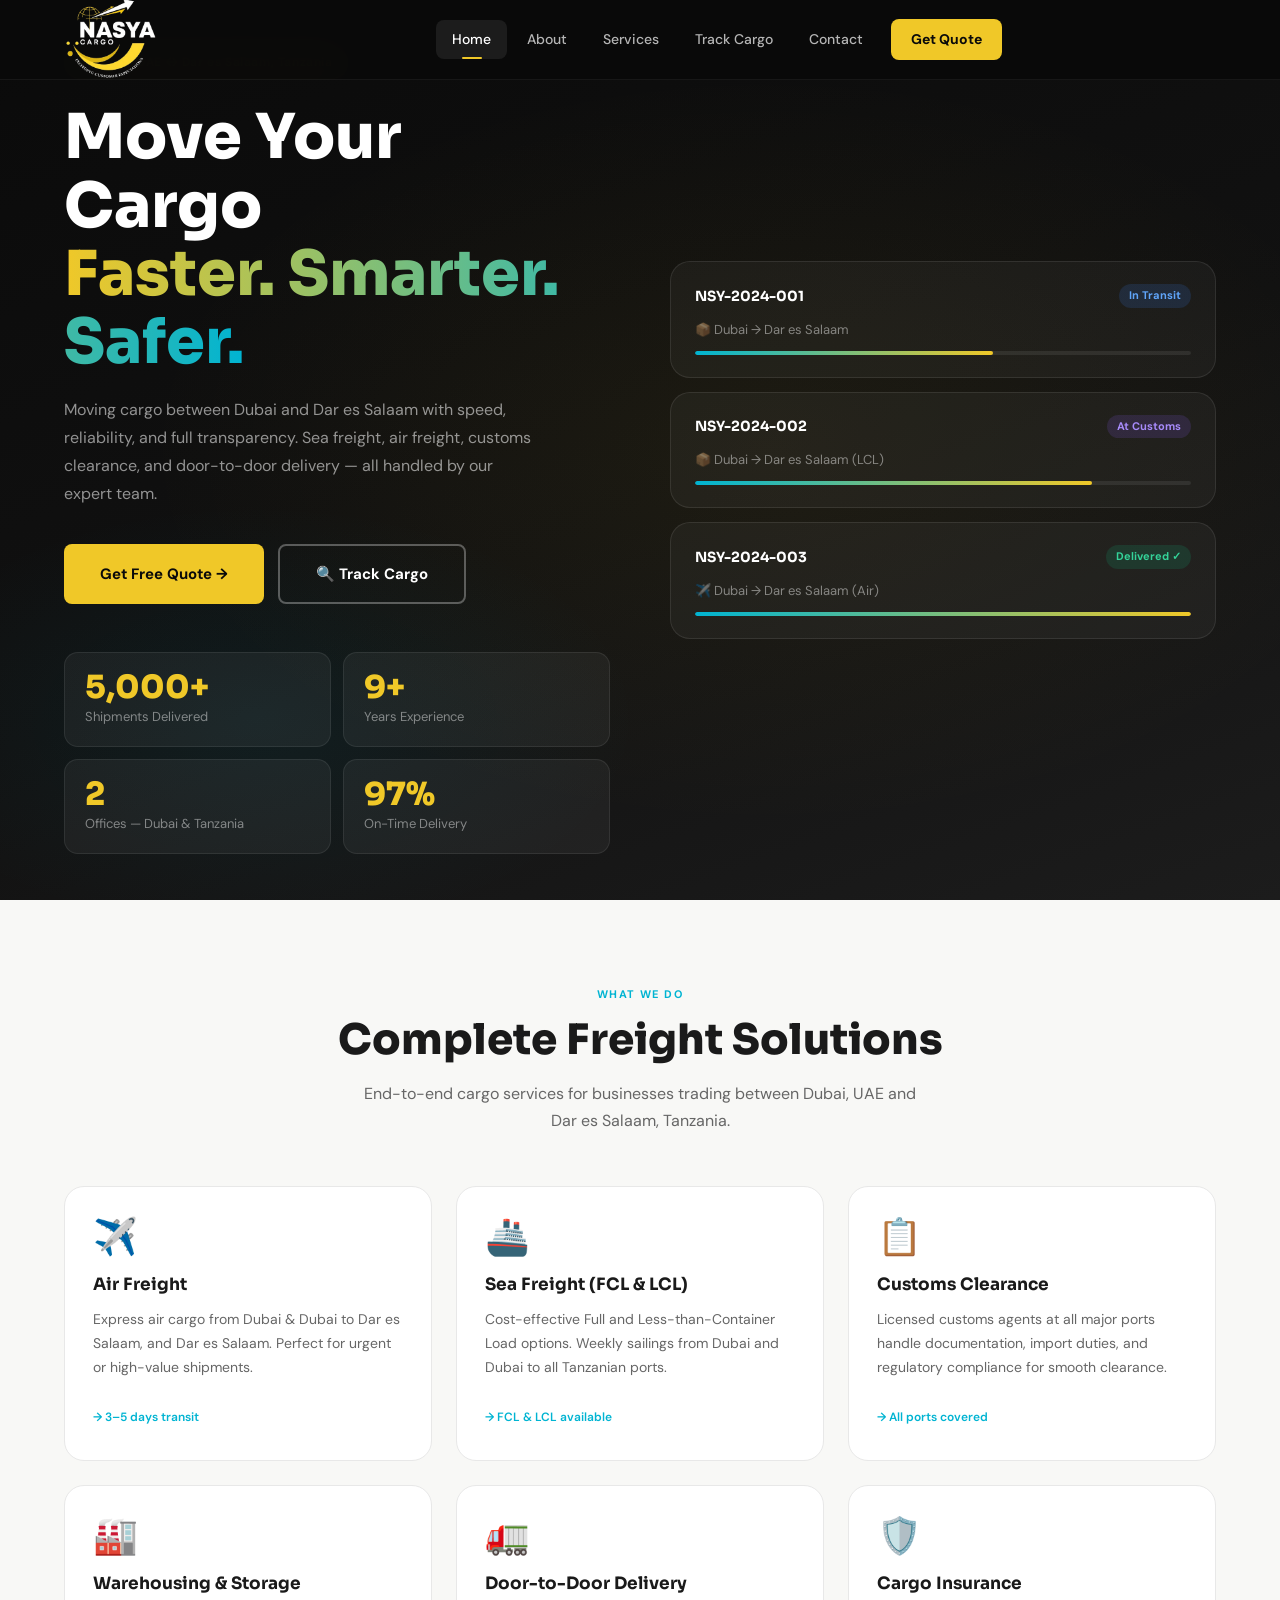
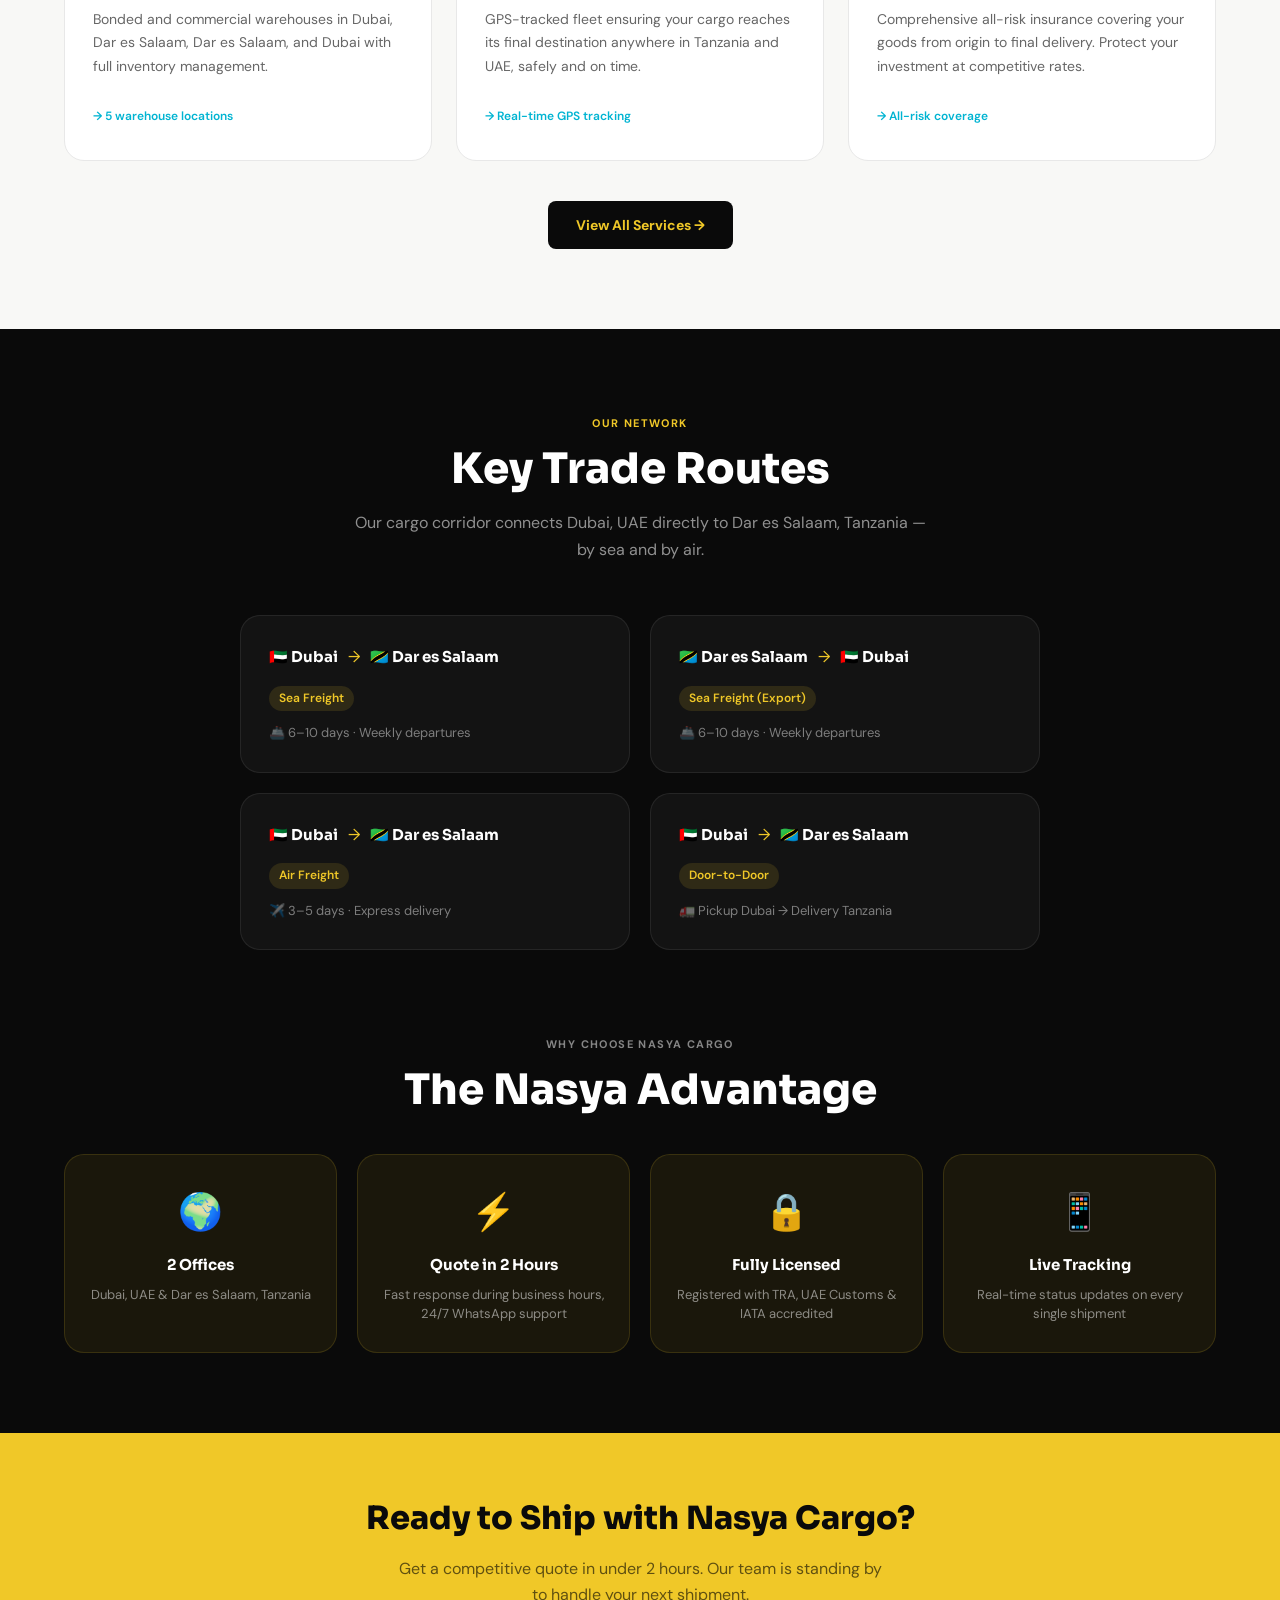
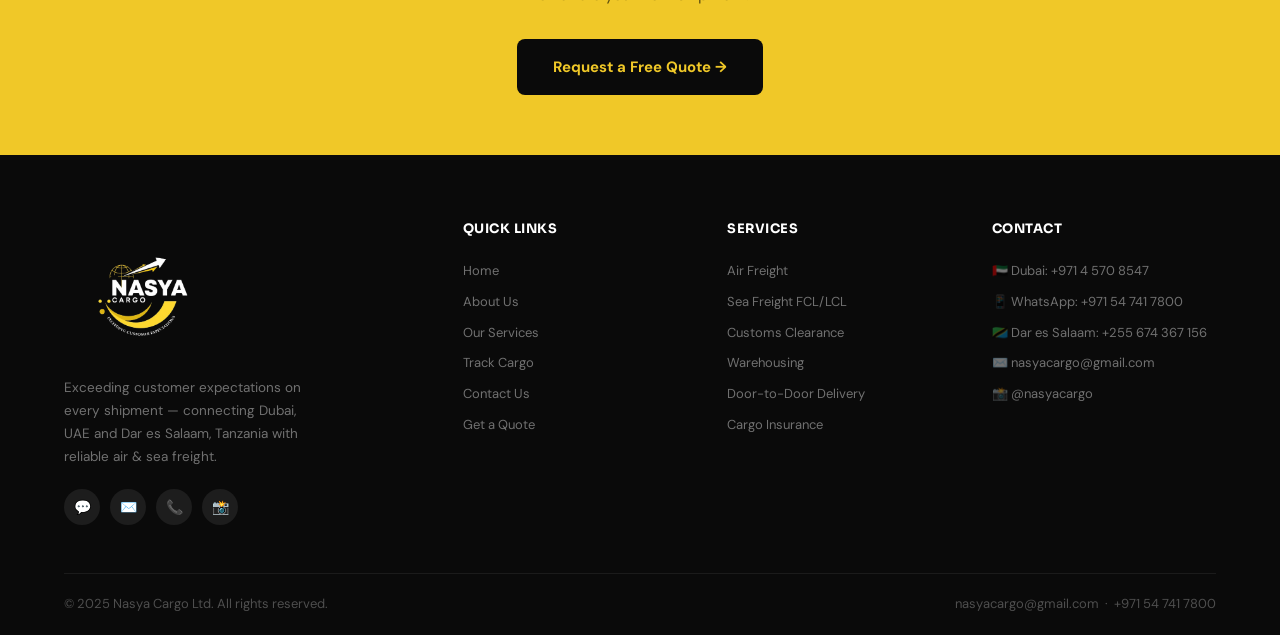
<file: index.html>
<!DOCTYPE html>
<html lang="en">
<head>
  <meta charset="UTF-8">
  <meta name="viewport" content="width=device-width, initial-scale=1.0">
  <title>Home | Nasya Cargo</title>
  <meta name="description" content="Nasya Cargo — reliable air and sea freight across UAE, UAE and Tanzania. Fast, transparent, and exceeding expectations.">
  <link rel="stylesheet" href="css/style.css">
  <link rel="preconnect" href="https://fonts.googleapis.com">
  <link rel="preconnect" href="https://fonts.gstatic.com" crossorigin>
</head>
<body>
<!-- ═══ NAVBAR ═══ -->
<nav class="navbar" id="navbar">
  <a href="index.html" class="nav-logo">
    <img src="[data-uri]" alt="Nasya Cargo">
  </a>
  <div class="nav-links">
    <a href="index.html"   class="nav-link">Home</a>
    <a href="about.html"   class="nav-link">About</a>
    <a href="services.html"class="nav-link">Services</a>
    <a href="track.html"   class="nav-link">Track Cargo</a>
    <a href="contact.html" class="nav-link">Contact</a>
    <a href="quote.html"   class="nav-cta nav-link">Get Quote</a>
  </div>
  <div class="hamburger" id="hamburger" onclick="toggleMenu()">
    <span></span><span></span><span></span>
  </div>
</nav>

<!-- Mobile Menu -->
<div class="mobile-menu" id="mobileMenu">
  <a href="index.html"    class="mobile-link">🏠 Home</a>
  <a href="about.html"    class="mobile-link">ℹ️ About Us</a>
  <a href="services.html" class="mobile-link">⚙️ Services</a>
  <a href="track.html"    class="mobile-link">🔍 Track Cargo</a>
  <a href="contact.html"  class="mobile-link">📞 Contact</a>
  <a href="quote.html"    class="mobile-link cta">📋 Get a Free Quote</a>
</div>

<!-- ═══ HERO ═══ -->
<section class="hero">
  <div class="container">
    <div class="hero-grid">
      <div class="hero-content">
        <div class="hero-badge">Dubai, UAE ↔ Dar es Salaam, Tanzania</div>
        <h1 class="hero-title">
          Move Your Cargo<br>
          <span class="accent">Faster. Smarter. Safer.</span>
        </h1>
        <p class="hero-sub">Moving cargo between Dubai and Dar es Salaam with speed, reliability, and full transparency. Sea freight, air freight, customs clearance, and door-to-door delivery — all handled by our expert team.</p>
        <div class="hero-actions">
          <a href="quote.html" class="btn btn-primary btn-lg">Get Free Quote →</a>
          <a href="track.html" class="btn btn-outline btn-lg">🔍 Track Cargo</a>
        </div>
        <div class="hero-stats">
          <div class="hero-stat reveal">
            <div class="hero-stat-val">5,000+</div>
            <div class="hero-stat-label">Shipments Delivered</div>
          </div>
          <div class="hero-stat reveal">
            <div class="hero-stat-val">9+</div>
            <div class="hero-stat-label">Years Experience</div>
          </div>
          <div class="hero-stat reveal">
            <div class="hero-stat-val">2</div>
            <div class="hero-stat-label">Offices — Dubai &amp; Tanzania</div>
          </div>
          <div class="hero-stat reveal">
            <div class="hero-stat-val">97%</div>
            <div class="hero-stat-label">On-Time Delivery</div>
          </div>
        </div>
      </div>

      <div class="hero-visual">
        <div class="hero-card reveal">
          <div class="hero-card-top">
            <div class="hero-card-title">NSY-2024-001</div>
            <span class="hero-card-tag tag-transit">In Transit</span>
          </div>
          <div class="hero-card-route">📦 Dubai → Dar es Salaam</div>
          <div class="hero-card-bar-bg">
            <div class="hero-card-bar" data-width="60%" style="width:0%"></div>
          </div>
        </div>
        <div class="hero-card reveal">
          <div class="hero-card-top">
            <div class="hero-card-title">NSY-2024-002</div>
            <span class="hero-card-tag tag-customs">At Customs</span>
          </div>
          <div class="hero-card-route">📦 Dubai → Dar es Salaam (LCL)</div>
          <div class="hero-card-bar-bg">
            <div class="hero-card-bar" data-width="80%" style="width:0%"></div>
          </div>
        </div>
        <div class="hero-card reveal">
          <div class="hero-card-top">
            <div class="hero-card-title">NSY-2024-003</div>
            <span class="hero-card-tag tag-delivered">Delivered ✓</span>
          </div>
          <div class="hero-card-route">✈️ Dubai → Dar es Salaam (Air)</div>
          <div class="hero-card-bar-bg">
            <div class="hero-card-bar" data-width="100%" style="width:0%"></div>
          </div>
        </div>
      </div>
    </div>
  </div>
</section>

<!-- ═══ SERVICES ═══ -->
<section class="section section--gray">
  <div class="container">
    <div style="text-align:center;margin-bottom:52px;">
      <div class="label">What We Do</div>
      <h2 class="section-title reveal" style="text-align:center;">Complete Freight Solutions</h2>
      <p class="section-sub reveal" style="margin:0 auto;text-align:center;">End-to-end cargo services for businesses trading between Dubai, UAE and Dar es Salaam, Tanzania.</p>
    </div>
    <div class="services-grid">
      <div class="service-card reveal">
        <div class="svc-icon">✈️</div>
        <div class="svc-title">Air Freight</div>
        <div class="svc-desc">Express air cargo from Dubai &amp; Dubai to Dar es Salaam, and Dar es Salaam. Perfect for urgent or high-value shipments.</div>
        <div class="svc-tag">→ 3–5 days transit</div>
      </div>
      <div class="service-card reveal">
        <div class="svc-icon">🚢</div>
        <div class="svc-title">Sea Freight (FCL &amp; LCL)</div>
        <div class="svc-desc">Cost-effective Full and Less-than-Container Load options. Weekly sailings from Dubai and Dubai to all Tanzanian ports.</div>
        <div class="svc-tag">→ FCL &amp; LCL available</div>
      </div>
      <div class="service-card reveal">
        <div class="svc-icon">📋</div>
        <div class="svc-title">Customs Clearance</div>
        <div class="svc-desc">Licensed customs agents at all major ports handle documentation, import duties, and regulatory compliance for smooth clearance.</div>
        <div class="svc-tag">→ All ports covered</div>
      </div>
      <div class="service-card reveal">
        <div class="svc-icon">🏭</div>
        <div class="svc-title">Warehousing &amp; Storage</div>
        <div class="svc-desc">Bonded and commercial warehouses in Dubai, Dar es Salaam, Dar es Salaam, and Dubai with full inventory management.</div>
        <div class="svc-tag">→ 5 warehouse locations</div>
      </div>
      <div class="service-card reveal">
        <div class="svc-icon">🚛</div>
        <div class="svc-title">Door-to-Door Delivery</div>
        <div class="svc-desc">GPS-tracked fleet ensuring your cargo reaches its final destination anywhere in Tanzania and UAE, safely and on time.</div>
        <div class="svc-tag">→ Real-time GPS tracking</div>
      </div>
      <div class="service-card reveal">
        <div class="svc-icon">🛡️</div>
        <div class="svc-title">Cargo Insurance</div>
        <div class="svc-desc">Comprehensive all-risk insurance covering your goods from origin to final delivery. Protect your investment at competitive rates.</div>
        <div class="svc-tag">→ All-risk coverage</div>
      </div>
    </div>
    <div style="text-align:center;margin-top:40px;">
      <a href="services.html" class="btn btn-dark">View All Services →</a>
    </div>
  </div>
</section>

<!-- ═══ ROUTES ═══ -->
<section class="section section--dark">
  <div class="container">
    <div style="text-align:center;margin-bottom:52px;">
      <div class="label label--gold">Our Network</div>
      <h2 class="section-title section-title--white reveal" style="text-align:center;">Key Trade Routes</h2>
      <p class="section-sub section-sub--white reveal" style="margin:0 auto;text-align:center;">Our cargo corridor connects Dubai, UAE directly to Dar es Salaam, Tanzania — by sea and by air.</p>
    </div>
    <div class="routes-grid" style="grid-template-columns:repeat(2,1fr);max-width:800px;margin:0 auto;">
      <div class="route-card reveal">
        <div class="route-cities">
          <span class="route-city">🇦🇪 Dubai</span>
          <span class="route-arrow">→</span>
          <span class="route-city">🇹🇿 Dar es Salaam</span>
        </div>
        <div class="route-mode">Sea Freight</div>
        <div class="route-time">🚢 6–10 days · Weekly departures</div>
      </div>
      <div class="route-card reveal">
        <div class="route-cities">
          <span class="route-city">🇹🇿 Dar es Salaam</span>
          <span class="route-arrow">→</span>
          <span class="route-city">🇦🇪 Dubai</span>
        </div>
        <div class="route-mode">Sea Freight (Export)</div>
        <div class="route-time">🚢 6–10 days · Weekly departures</div>
      </div>
      <div class="route-card reveal">
        <div class="route-cities">
          <span class="route-city">🇦🇪 Dubai</span>
          <span class="route-arrow">→</span>
          <span class="route-city">🇹🇿 Dar es Salaam</span>
        </div>
        <div class="route-mode">Air Freight</div>
        <div class="route-time">✈️ 3–5 days · Express delivery</div>
      </div>
      <div class="route-card reveal">
        <div class="route-cities">
          <span class="route-city">🇦🇪 Dubai</span>
          <span class="route-arrow">→</span>
          <span class="route-city">🇹🇿 Dar es Salaam</span>
        </div>
        <div class="route-mode">Door-to-Door</div>
        <div class="route-time">🚛 Pickup Dubai → Delivery Tanzania</div>
      </div>
    </div>
  </div>
</section>

<!-- ═══ WHY US ═══ -->
<section class="section section--dark" style="padding-top:0;">
  <div class="container">
    <div style="text-align:center;margin-bottom:40px;">
      <div class="label label--white">Why Choose Nasya Cargo</div>
      <h2 class="section-title section-title--white reveal" style="text-align:center;">The Nasya Advantage</h2>
    </div>
    <div class="why-grid">
      <div class="why-card reveal">
        <div class="why-icon">🌍</div>
        <div class="why-title">2 Offices</div>
        <div class="why-desc">Dubai, UAE &amp; Dar es Salaam, Tanzania</div>
      </div>
      <div class="why-card reveal">
        <div class="why-icon">⚡</div>
        <div class="why-title">Quote in 2 Hours</div>
        <div class="why-desc">Fast response during business hours, 24/7 WhatsApp support</div>
      </div>
      <div class="why-card reveal">
        <div class="why-icon">🔒</div>
        <div class="why-title">Fully Licensed</div>
        <div class="why-desc">Registered with TRA, UAE Customs &amp; IATA accredited</div>
      </div>
      <div class="why-card reveal">
        <div class="why-icon">📱</div>
        <div class="why-title">Live Tracking</div>
        <div class="why-desc">Real-time status updates on every single shipment</div>
      </div>
    </div>
  </div>
</section>

<!-- ═══ CTA ═══ -->
<section class="cta-section">
  <div class="container">
    <h2 class="cta-title">Ready to Ship with Nasya Cargo?</h2>
    <p class="cta-sub">Get a competitive quote in under 2 hours. Our team is standing by to handle your next shipment.</p>
    <a href="quote.html" class="btn btn-dark btn-lg">Request a Free Quote →</a>
  </div>
</section>

<!-- ═══ FOOTER ═══ -->
<footer class="footer">
  <div class="container">
    <div class="footer-grid">
      <div>
        <div class="footer-logo">
          <img src="[data-uri]" alt="Nasya Cargo">
        </div>
        <p class="footer-desc">Exceeding customer expectations on every shipment — connecting Dubai, UAE and Dar es Salaam, Tanzania with reliable air &amp; sea freight.</p>
        <div class="footer-socials">
          <a href="https://wa.me/971547417800" target="_blank" class="social-btn" title="WhatsApp">💬</a>
          <a href="mailto:nasyacargo@gmail.com" class="social-btn" title="Email">✉️</a>
          <a href="tel:+971547417800" class="social-btn" title="Call">📞</a>
          <a href="https://instagram.com/nasyacargo" target="_blank" class="social-btn" title="Instagram">📸</a>
        </div>
      </div>
      <div>
        <div class="footer-col-title">Quick Links</div>
        <a href="index.html"    class="footer-link">Home</a>
        <a href="about.html"    class="footer-link">About Us</a>
        <a href="services.html" class="footer-link">Our Services</a>
        <a href="track.html"    class="footer-link">Track Cargo</a>
        <a href="contact.html"  class="footer-link">Contact Us</a>
        <a href="quote.html"    class="footer-link">Get a Quote</a>
      </div>
      <div>
        <div class="footer-col-title">Services</div>
        <span class="footer-link">Air Freight</span>
        <span class="footer-link">Sea Freight FCL/LCL</span>
        <span class="footer-link">Customs Clearance</span>
        <span class="footer-link">Warehousing</span>
        <span class="footer-link">Door-to-Door Delivery</span>
        <span class="footer-link">Cargo Insurance</span>
      </div>
      <div>
        <div class="footer-col-title">Contact</div>
        <span class="footer-link">🇦🇪 Dubai: +971 4 570 8547</span>
        <span class="footer-link">📱 WhatsApp: +971 54 741 7800</span>
        <span class="footer-link">🇹🇿 Dar es Salaam: +255 674 367 156</span>
        <span class="footer-link">✉️ nasyacargo@gmail.com</span>
        <span class="footer-link">📸 @nasyacargo</span>
      </div>
    </div>
    <div class="footer-bottom">
      <span>© 2025 Nasya Cargo Ltd. All rights reserved.</span>
      <span>nasyacargo@gmail.com &nbsp;·&nbsp; +971 54 741 7800</span>
    </div>
  </div>
</footer>

<!-- Notification Toast -->
<div id="notif" class="notif"></div>

<!-- Scripts -->
<script src="js/script.js"></script>

</body>
</html>
</file>
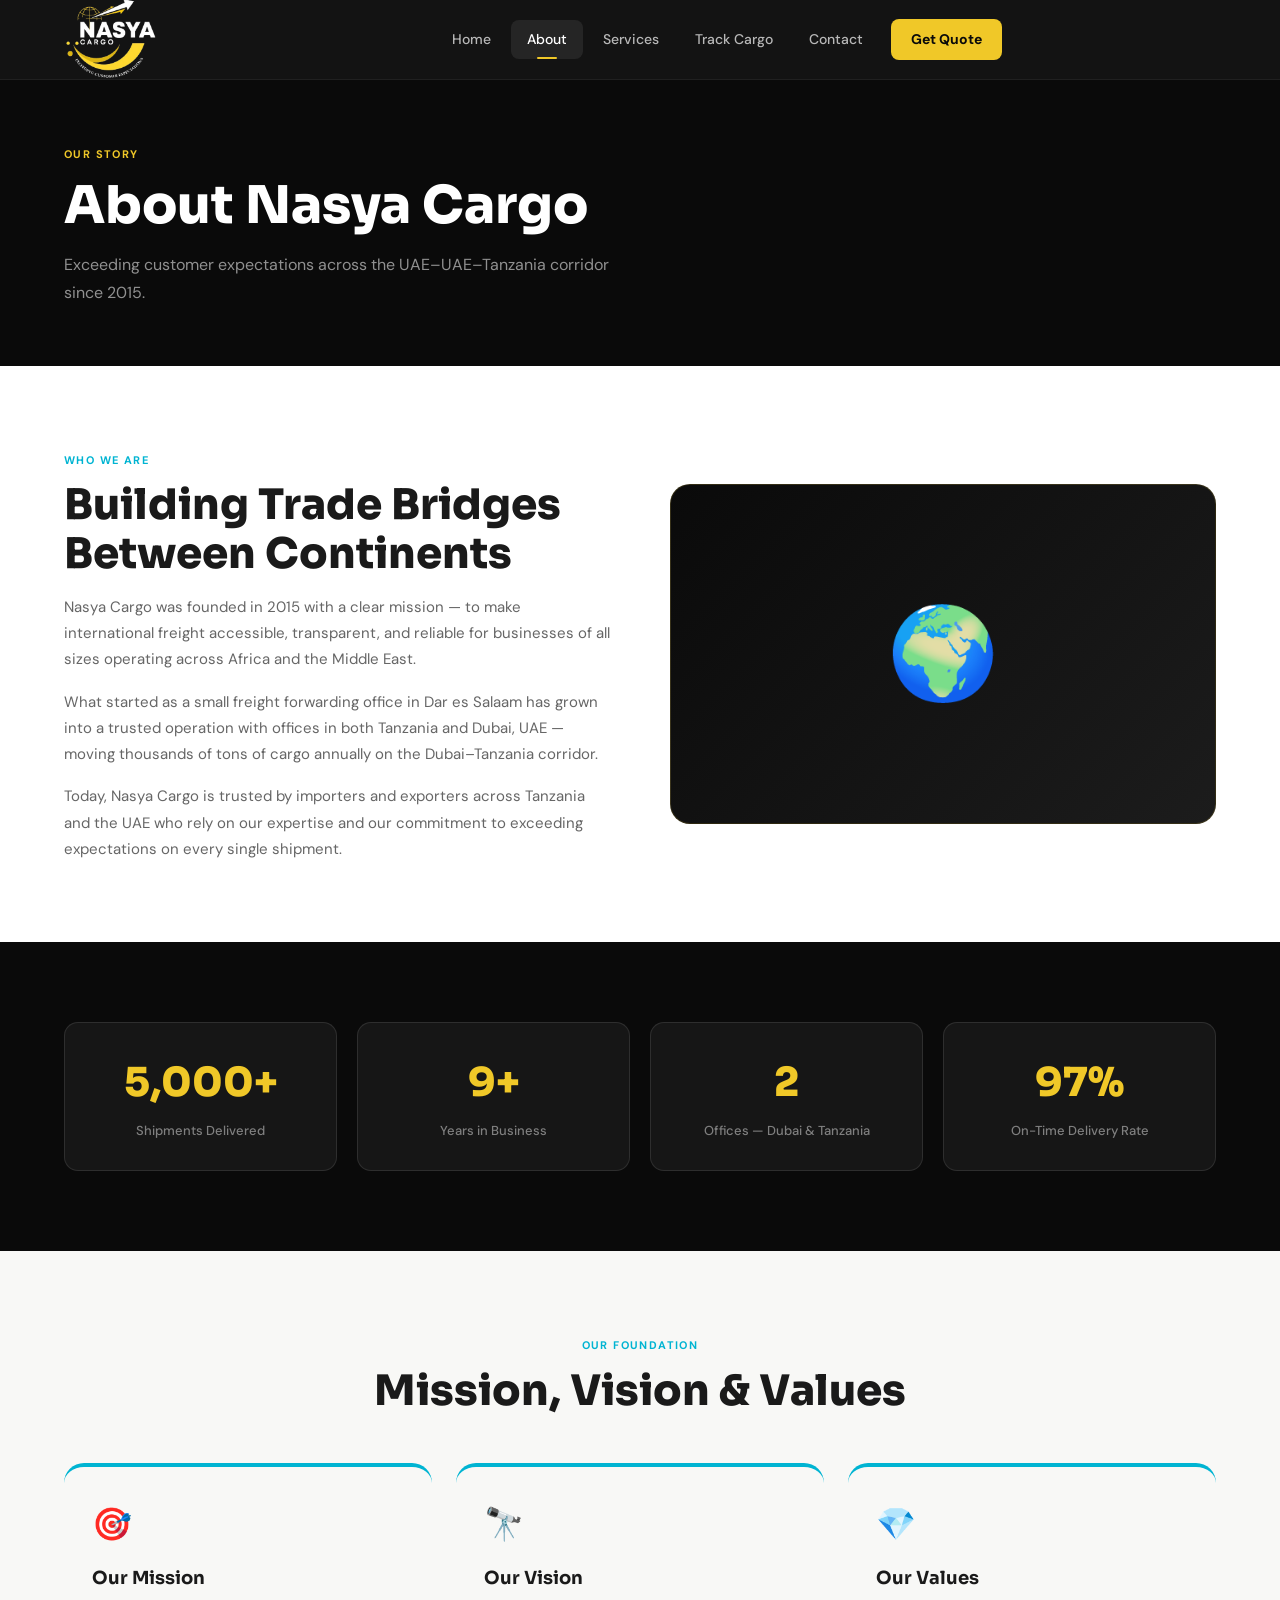
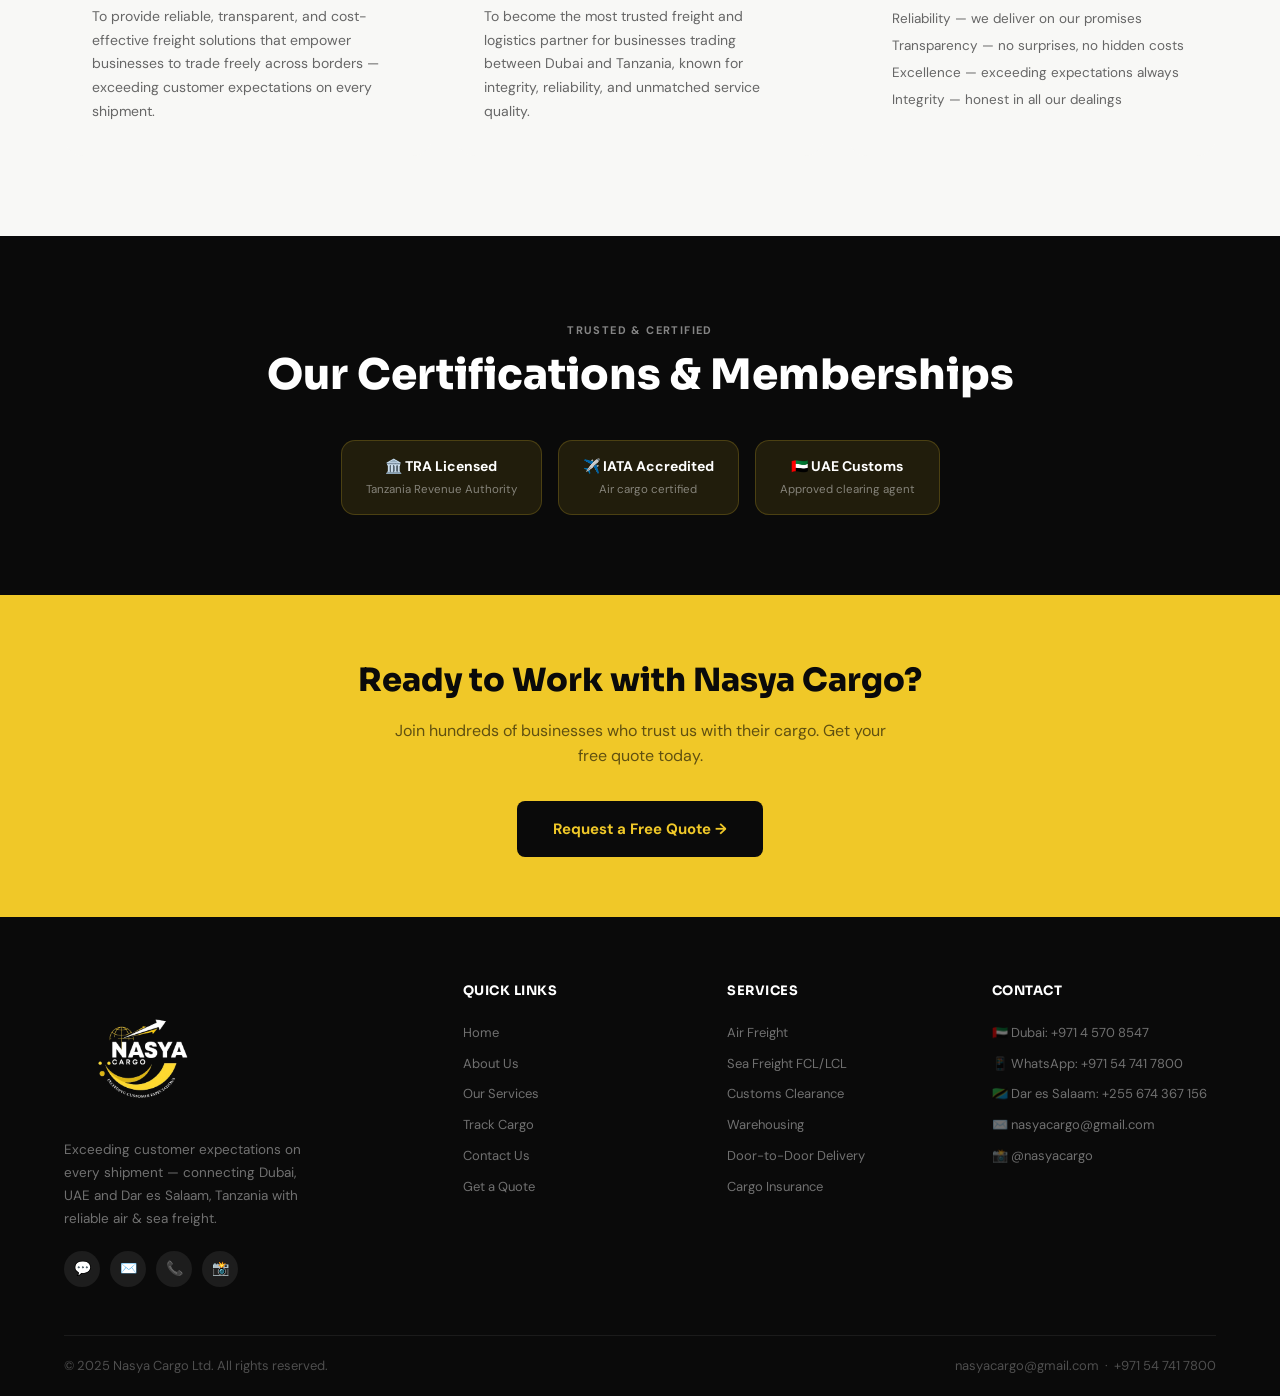
<file: about.html>
<!DOCTYPE html>
<html lang="en">
<head>
  <meta charset="UTF-8">
  <meta name="viewport" content="width=device-width, initial-scale=1.0">
  <title>About Us | Nasya Cargo</title>
  <meta name="description" content="Learn about Nasya Cargo — our story, mission, team, and offices across Dubai, Tanzania, Tanzania, and UAE.">
  <link rel="stylesheet" href="css/style.css">
  <link rel="preconnect" href="https://fonts.googleapis.com">
  <link rel="preconnect" href="https://fonts.gstatic.com" crossorigin>
</head>
<body>
<!-- ═══ NAVBAR ═══ -->
<nav class="navbar" id="navbar">
  <a href="index.html" class="nav-logo">
    <img src="[data-uri]" alt="Nasya Cargo">
  </a>
  <div class="nav-links">
    <a href="index.html"   class="nav-link">Home</a>
    <a href="about.html"   class="nav-link">About</a>
    <a href="services.html"class="nav-link">Services</a>
    <a href="track.html"   class="nav-link">Track Cargo</a>
    <a href="contact.html" class="nav-link">Contact</a>
    <a href="quote.html"   class="nav-cta nav-link">Get Quote</a>
  </div>
  <div class="hamburger" id="hamburger" onclick="toggleMenu()">
    <span></span><span></span><span></span>
  </div>
</nav>

<!-- Mobile Menu -->
<div class="mobile-menu" id="mobileMenu">
  <a href="index.html"    class="mobile-link">🏠 Home</a>
  <a href="about.html"    class="mobile-link">ℹ️ About Us</a>
  <a href="services.html" class="mobile-link">⚙️ Services</a>
  <a href="track.html"    class="mobile-link">🔍 Track Cargo</a>
  <a href="contact.html"  class="mobile-link">📞 Contact</a>
  <a href="quote.html"    class="mobile-link cta">📋 Get a Free Quote</a>
</div>

<div class="page-top">
  <!-- Hero -->
  <section class="section section--dark" style="padding-top:60px;padding-bottom:60px;">
    <div class="container">
      <div class="label label--gold">Our Story</div>
      <h1 class="section-title section-title--white reveal" style="font-size:clamp(32px,5vw,52px);max-width:680px;">About Nasya Cargo</h1>
      <p class="section-sub section-sub--white reveal">Exceeding customer expectations across the UAE–UAE–Tanzania corridor since 2015.</p>
    </div>
  </section>

  <!-- Who We Are -->
  <section class="section">
    <div class="container">
      <div style="display:grid;grid-template-columns:1fr 1fr;gap:60px;align-items:center;">
        <div>
          <div class="label">Who We Are</div>
          <h2 class="section-title reveal">Building Trade Bridges Between Continents</h2>
          <p style="font-size:15px;color:var(--gray-600);line-height:1.75;margin-bottom:16px;">Nasya Cargo was founded in 2015 with a clear mission — to make international freight accessible, transparent, and reliable for businesses of all sizes operating across Africa and the Middle East.</p>
          <p style="font-size:15px;color:var(--gray-600);line-height:1.75;margin-bottom:16px;">What started as a small freight forwarding office in Dar es Salaam has grown into a trusted operation with offices in both Tanzania and Dubai, UAE — moving thousands of tons of cargo annually on the Dubai–Tanzania corridor.</p>
          <p style="font-size:15px;color:var(--gray-600);line-height:1.75;">Today, Nasya Cargo is trusted by importers and exporters across Tanzania and the UAE who rely on our expertise and our commitment to exceeding expectations on every single shipment.</p>
        </div>
        <div style="background:linear-gradient(135deg,var(--black),#1c1c1c);border-radius:20px;height:340px;display:flex;align-items:center;justify-content:center;font-size:90px;border:1px solid rgba(240,200,40,0.15);">🌍</div>
      </div>
    </div>
  </section>

  <!-- Stats -->
  <section class="section section--dark">
    <div class="container">
      <div class="stats-grid">
        <div class="stat-card reveal"><div class="stat-val">5,000+</div><div class="stat-label">Shipments Delivered</div></div>
        <div class="stat-card reveal"><div class="stat-val">9+</div><div class="stat-label">Years in Business</div></div>
        <div class="stat-card reveal"><div class="stat-val">2</div><div class="stat-label">Offices — Dubai &amp; Tanzania</div></div>
        <div class="stat-card reveal"><div class="stat-val">97%</div><div class="stat-label">On-Time Delivery Rate</div></div>
      </div>
    </div>
  </section>

  <!-- Mission Vision Values -->
  <section class="section section--gray">
    <div class="container">
      <div style="text-align:center;margin-bottom:48px;">
        <div class="label">Our Foundation</div>
        <h2 class="section-title reveal" style="text-align:center;">Mission, Vision &amp; Values</h2>
      </div>
      <div class="mvp-grid">
        <div class="mvp-card reveal">
          <div class="mvp-icon">🎯</div>
          <div class="mvp-title">Our Mission</div>
          <p class="mvp-text">To provide reliable, transparent, and cost-effective freight solutions that empower businesses to trade freely across borders — exceeding customer expectations on every shipment.</p>
        </div>
        <div class="mvp-card reveal">
          <div class="mvp-icon">🔭</div>
          <div class="mvp-title">Our Vision</div>
          <p class="mvp-text">To become the most trusted freight and logistics partner for businesses trading between Dubai and Tanzania, known for integrity, reliability, and unmatched service quality.</p>
        </div>
        <div class="mvp-card reveal">
          <div class="mvp-icon">💎</div>
          <div class="mvp-title">Our Values</div>
          <ul class="mvp-list">
            <li>Reliability — we deliver on our promises</li>
            <li>Transparency — no surprises, no hidden costs</li>
            <li>Excellence — exceeding expectations always</li>
            <li>Integrity — honest in all our dealings</li>
          </ul>
        </div>
      </div>
    </div>
  </section>

  <!-- Certifications -->
  <section class="section section--dark">
    <div class="container" style="text-align:center;">
      <div class="label label--white">Trusted &amp; Certified</div>
      <h2 class="section-title section-title--white reveal" style="text-align:center;margin-bottom:40px;">Our Certifications &amp; Memberships</h2>
      <div class="cert-grid">
        <div class="cert-badge reveal"><div class="cert-name">🏛️ TRA Licensed</div><div class="cert-sub">Tanzania Revenue Authority</div></div>
        <div class="cert-badge reveal"><div class="cert-name">✈️ IATA Accredited</div><div class="cert-sub">Air cargo certified</div></div>
        <div class="cert-badge reveal"><div class="cert-name">🇦🇪 UAE Customs</div><div class="cert-sub">Approved clearing agent</div></div>
      </div>
    </div>
  </section>

  <!-- CTA -->
  <section class="cta-section">
    <div class="container">
      <h2 class="cta-title">Ready to Work with Nasya Cargo?</h2>
      <p class="cta-sub">Join hundreds of businesses who trust us with their cargo. Get your free quote today.</p>
      <a href="quote.html" class="btn btn-dark btn-lg">Request a Free Quote →</a>
    </div>
  </section>
</div>

<!-- ═══ FOOTER ═══ -->
<footer class="footer">
  <div class="container">
    <div class="footer-grid">
      <div>
        <div class="footer-logo">
          <img src="[data-uri]" alt="Nasya Cargo">
        </div>
        <p class="footer-desc">Exceeding customer expectations on every shipment — connecting Dubai, UAE and Dar es Salaam, Tanzania with reliable air &amp; sea freight.</p>
        <div class="footer-socials">
          <a href="https://wa.me/971547417800" target="_blank" class="social-btn" title="WhatsApp">💬</a>
          <a href="mailto:nasyacargo@gmail.com" class="social-btn" title="Email">✉️</a>
          <a href="tel:+971547417800" class="social-btn" title="Call">📞</a>
          <a href="https://instagram.com/nasyacargo" target="_blank" class="social-btn" title="Instagram">📸</a>
        </div>
      </div>
      <div>
        <div class="footer-col-title">Quick Links</div>
        <a href="index.html"    class="footer-link">Home</a>
        <a href="about.html"    class="footer-link">About Us</a>
        <a href="services.html" class="footer-link">Our Services</a>
        <a href="track.html"    class="footer-link">Track Cargo</a>
        <a href="contact.html"  class="footer-link">Contact Us</a>
        <a href="quote.html"    class="footer-link">Get a Quote</a>
      </div>
      <div>
        <div class="footer-col-title">Services</div>
        <span class="footer-link">Air Freight</span>
        <span class="footer-link">Sea Freight FCL/LCL</span>
        <span class="footer-link">Customs Clearance</span>
        <span class="footer-link">Warehousing</span>
        <span class="footer-link">Door-to-Door Delivery</span>
        <span class="footer-link">Cargo Insurance</span>
      </div>
      <div>
        <div class="footer-col-title">Contact</div>
        <span class="footer-link">🇦🇪 Dubai: +971 4 570 8547</span>
        <span class="footer-link">📱 WhatsApp: +971 54 741 7800</span>
        <span class="footer-link">🇹🇿 Dar es Salaam: +255 674 367 156</span>
        <span class="footer-link">✉️ nasyacargo@gmail.com</span>
        <span class="footer-link">📸 @nasyacargo</span>
      </div>
    </div>
    <div class="footer-bottom">
      <span>© 2025 Nasya Cargo Ltd. All rights reserved.</span>
      <span>nasyacargo@gmail.com &nbsp;·&nbsp; +971 54 741 7800</span>
    </div>
  </div>
</footer>

<!-- Notification Toast -->
<div id="notif" class="notif"></div>

<!-- Scripts -->
<script src="js/script.js"></script>
</body>
</html>
</file>
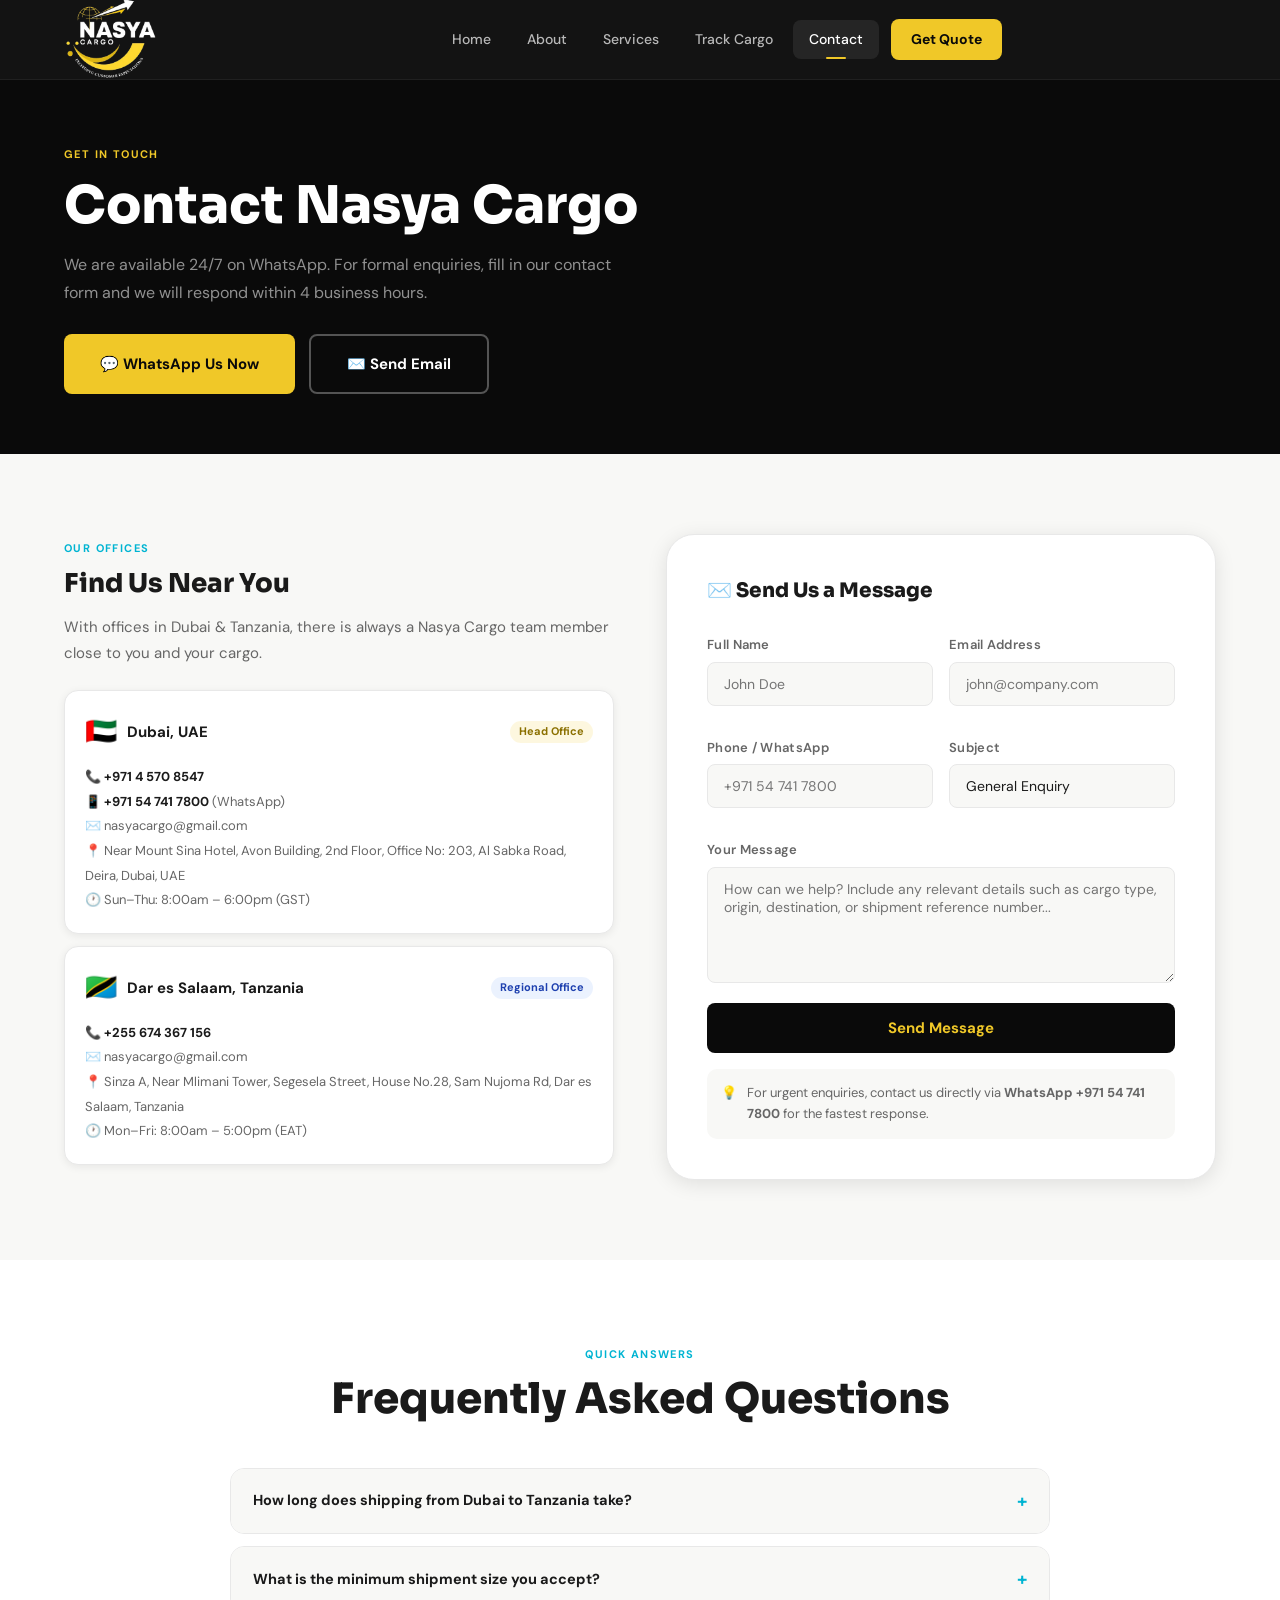
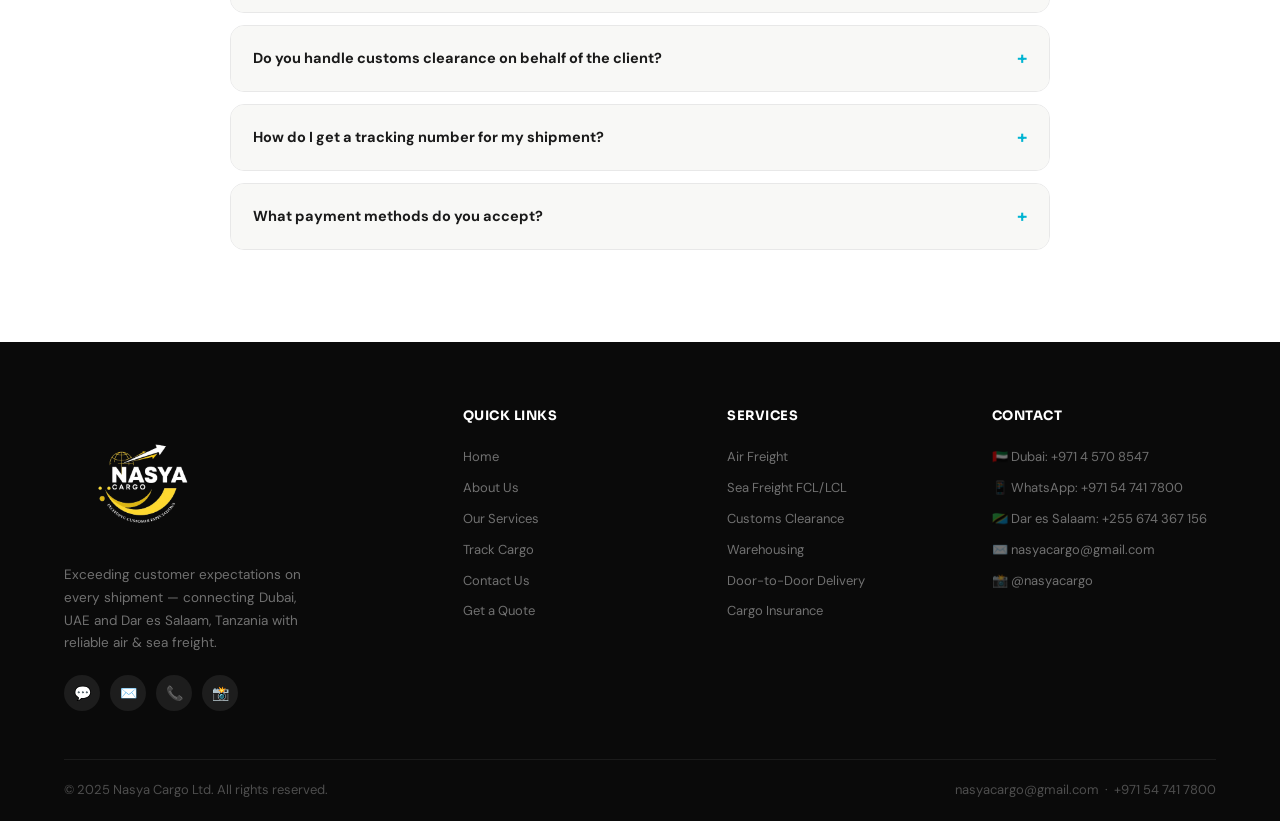
<file: contact.html>
<!DOCTYPE html>
<html lang="en">
<head>
  <meta charset="UTF-8">
  <meta name="viewport" content="width=device-width, initial-scale=1.0">
  <title>Contact Us | Nasya Cargo</title>
  <meta name="description" content="Get in touch with Nasya Cargo. We have offices in Dubai, Dar es Salaam, Dar es Salaam, and Dubai.">
  <link rel="stylesheet" href="css/style.css">
  <link rel="preconnect" href="https://fonts.googleapis.com">
  <link rel="preconnect" href="https://fonts.gstatic.com" crossorigin>
</head>
<body>
<!-- ═══ NAVBAR ═══ -->
<nav class="navbar" id="navbar">
  <a href="index.html" class="nav-logo">
    <img src="[data-uri]" alt="Nasya Cargo">
  </a>
  <div class="nav-links">
    <a href="index.html"   class="nav-link">Home</a>
    <a href="about.html"   class="nav-link">About</a>
    <a href="services.html"class="nav-link">Services</a>
    <a href="track.html"   class="nav-link">Track Cargo</a>
    <a href="contact.html" class="nav-link">Contact</a>
    <a href="quote.html"   class="nav-cta nav-link">Get Quote</a>
  </div>
  <div class="hamburger" id="hamburger" onclick="toggleMenu()">
    <span></span><span></span><span></span>
  </div>
</nav>

<!-- Mobile Menu -->
<div class="mobile-menu" id="mobileMenu">
  <a href="index.html"    class="mobile-link">🏠 Home</a>
  <a href="about.html"    class="mobile-link">ℹ️ About Us</a>
  <a href="services.html" class="mobile-link">⚙️ Services</a>
  <a href="track.html"    class="mobile-link">🔍 Track Cargo</a>
  <a href="contact.html"  class="mobile-link">📞 Contact</a>
  <a href="quote.html"    class="mobile-link cta">📋 Get a Free Quote</a>
</div>

<div class="page-top">
  <!-- Hero -->
  <section class="section section--dark" style="padding-top:60px;padding-bottom:60px;">
    <div class="container">
      <div class="label label--gold">Get in Touch</div>
      <h1 class="section-title section-title--white reveal" style="font-size:clamp(32px,5vw,52px);">Contact Nasya Cargo</h1>
      <p class="section-sub section-sub--white reveal">We are available 24/7 on WhatsApp. For formal enquiries, fill in our contact form and we will respond within 4 business hours.</p>
      <div style="display:flex;gap:14px;margin-top:28px;flex-wrap:wrap;">
        <a href="https://wa.me/971547417800" target="_blank" class="btn btn-primary btn-lg">💬 WhatsApp Us Now</a>
        <a href="mailto:nasyacargo@gmail.com" class="btn btn-outline btn-lg">✉️ Send Email</a>
      </div>
    </div>
  </section>

  <!-- Offices + Form -->
  <section class="section section--gray">
    <div class="container">
      <div style="display:grid;grid-template-columns:1fr 1fr;gap:52px;align-items:start;">

        <!-- Offices -->
        <div>
          <div class="label">Our Offices</div>
          <h2 class="section-title reveal" style="font-size:26px;">Find Us Near You</h2>
          <p style="font-size:15px;color:var(--gray-600);line-height:1.7;margin-bottom:24px;">With offices in Dubai &amp; Tanzania, there is always a Nasya Cargo team member close to you and your cargo.</p>
          <div style="display:flex;flex-direction:column;gap:12px;">
            <div class="office-card reveal">
              <div class="office-header">
                <div class="office-flag">🇦🇪</div>
                <div class="office-name">Dubai, UAE</div>
                <span class="office-badge badge-hq">Head Office</span>
              </div>
              <div class="office-detail">
                📞 <strong>+971 4 570 8547</strong><br>
                📱 <strong>+971 54 741 7800</strong> (WhatsApp)<br>
                ✉️ nasyacargo@gmail.com<br>
                📍 Near Mount Sina Hotel, Avon Building, 2nd Floor, Office No: 203, Al Sabka Road, Deira, Dubai, UAE<br>
                🕐 Sun–Thu: 8:00am – 6:00pm (GST)
              </div>
            </div>
            <div class="office-card reveal">
              <div class="office-header">
                <div class="office-flag">🇹🇿</div>
                <div class="office-name">Dar es Salaam, Tanzania</div>
                <span class="office-badge badge-reg">Regional Office</span>
              </div>
              <div class="office-detail">
                📞 <strong>+255 674 367 156</strong><br>
                ✉️ nasyacargo@gmail.com<br>
                📍 Sinza A, Near Mlimani Tower, Segesela Street, House No.28, Sam Nujoma Rd, Dar es Salaam, Tanzania<br>
                🕐 Mon–Fri: 8:00am – 5:00pm (EAT)
              </div>
            </div>

          </div>
        </div>

        <!-- Form -->
        <div>
          <div class="form-card reveal" id="contactForm">
            <div class="form-title">✉️ Send Us a Message</div>
            <div class="form-row">
              <div class="form-group"><label>Full Name</label><input class="form-control" id="cName" placeholder="John Doe"></div>
              <div class="form-group"><label>Email Address</label><input class="form-control" id="cEmail" type="email" placeholder="john@company.com"></div>
            </div>
            <div class="form-row">
              <div class="form-group"><label>Phone / WhatsApp</label><input class="form-control" id="cPhone" placeholder="+971 54 741 7800"></div>
              <div class="form-group">
                <label>Subject</label>
                <select class="form-control" id="cSubject">
                  <option>General Enquiry</option>
                  <option>Shipping Quote Request</option>
                  <option>Tracking &amp; Status</option>
                  <option>Customs &amp; Documentation</option>
                  <option>Complaint / Feedback</option>
                  <option>Business Partnership</option>
                  <option>Other</option>
                </select>
              </div>
            </div>
            <div class="form-group"><label>Your Message</label><textarea class="form-control" id="cMsg" rows="5" placeholder="How can we help? Include any relevant details such as cargo type, origin, destination, or shipment reference number..."></textarea></div>
            <button class="btn-submit" onclick="submitContact()">Send Message</button>
            <div class="form-success" id="contactSuccess">✅ Message sent! We will reply within 4 business hours.</div>
            <div style="margin-top:16px;padding:14px;background:var(--off-white);border-radius:10px;font-size:13px;color:var(--gray-600);display:flex;gap:10px;align-items:flex-start;">
              <span>💡</span>
              <span>For urgent enquiries, contact us directly via <strong>WhatsApp +971 54 741 7800</strong> for the fastest response.</span>
            </div>
          </div>
        </div>
      </div>
    </div>
  </section>

  <!-- FAQ -->
  <section class="section">
    <div class="container">
      <div style="text-align:center;margin-bottom:44px;">
        <div class="label">Quick Answers</div>
        <h2 class="section-title reveal" style="text-align:center;">Frequently Asked Questions</h2>
      </div>
      <div style="max-width:820px;margin:0 auto;">
        <div class="faq-item reveal">
          <div class="faq-q">How long does shipping from Dubai to Tanzania take? <span class="faq-icon">+</span></div>
          <div class="faq-a">By sea freight from Dubai to Dar es Salaam: 6–10 days. By air freight: 3–5 days door-to-door. Times may vary depending on customs clearance and port schedules.</div>
        </div>
        <div class="faq-item reveal">
          <div class="faq-q">What is the minimum shipment size you accept? <span class="faq-icon">+</span></div>
          <div class="faq-a">We accept shipments of any size — from a single carton to a full 40-foot container. For small shipments, we use LCL (shared container) options to keep your costs low.</div>
        </div>
        <div class="faq-item reveal">
          <div class="faq-q">Do you handle customs clearance on behalf of the client? <span class="faq-icon">+</span></div>
          <div class="faq-a">Yes. Our licensed customs agents in Tanzania, Tanzania, and UAE handle all customs documentation, duty payments, and port clearance on your behalf. We keep you informed at every step.</div>
        </div>
        <div class="faq-item reveal">
          <div class="faq-q">How do I get a tracking number for my shipment? <span class="faq-icon">+</span></div>
          <div class="faq-a">Once your shipment is booked and collected, we send your unique NSY tracking number via email and WhatsApp. You can then track your cargo on our Track page anytime.</div>
        </div>
        <div class="faq-item reveal">
          <div class="faq-q">What payment methods do you accept? <span class="faq-icon">+</span></div>
          <div class="faq-a">We accept bank transfers (TZS &amp; USD), mobile money (M-Pesa, Airtel Money), and cash at any of our offices. Invoices are issued for all transactions.</div>
        </div>
      </div>
    </div>
  </section>
</div>

<!-- ═══ FOOTER ═══ -->
<footer class="footer">
  <div class="container">
    <div class="footer-grid">
      <div>
        <div class="footer-logo">
          <img src="[data-uri]" alt="Nasya Cargo">
        </div>
        <p class="footer-desc">Exceeding customer expectations on every shipment — connecting Dubai, UAE and Dar es Salaam, Tanzania with reliable air &amp; sea freight.</p>
        <div class="footer-socials">
          <a href="https://wa.me/971547417800" target="_blank" class="social-btn" title="WhatsApp">💬</a>
          <a href="mailto:nasyacargo@gmail.com" class="social-btn" title="Email">✉️</a>
          <a href="tel:+971547417800" class="social-btn" title="Call">📞</a>
          <a href="https://instagram.com/nasyacargo" target="_blank" class="social-btn" title="Instagram">📸</a>
        </div>
      </div>
      <div>
        <div class="footer-col-title">Quick Links</div>
        <a href="index.html"    class="footer-link">Home</a>
        <a href="about.html"    class="footer-link">About Us</a>
        <a href="services.html" class="footer-link">Our Services</a>
        <a href="track.html"    class="footer-link">Track Cargo</a>
        <a href="contact.html"  class="footer-link">Contact Us</a>
        <a href="quote.html"    class="footer-link">Get a Quote</a>
      </div>
      <div>
        <div class="footer-col-title">Services</div>
        <span class="footer-link">Air Freight</span>
        <span class="footer-link">Sea Freight FCL/LCL</span>
        <span class="footer-link">Customs Clearance</span>
        <span class="footer-link">Warehousing</span>
        <span class="footer-link">Door-to-Door Delivery</span>
        <span class="footer-link">Cargo Insurance</span>
      </div>
      <div>
        <div class="footer-col-title">Contact</div>
        <span class="footer-link">🇦🇪 Dubai: +971 4 570 8547</span>
        <span class="footer-link">📱 WhatsApp: +971 54 741 7800</span>
        <span class="footer-link">🇹🇿 Dar es Salaam: +255 674 367 156</span>
        <span class="footer-link">✉️ nasyacargo@gmail.com</span>
        <span class="footer-link">📸 @nasyacargo</span>
      </div>
    </div>
    <div class="footer-bottom">
      <span>© 2025 Nasya Cargo Ltd. All rights reserved.</span>
      <span>nasyacargo@gmail.com &nbsp;·&nbsp; +971 54 741 7800</span>
    </div>
  </div>
</footer>

<!-- Notification Toast -->
<div id="notif" class="notif"></div>

<!-- Scripts -->
<script src="js/script.js"></script>
</body>
</html>
</file>
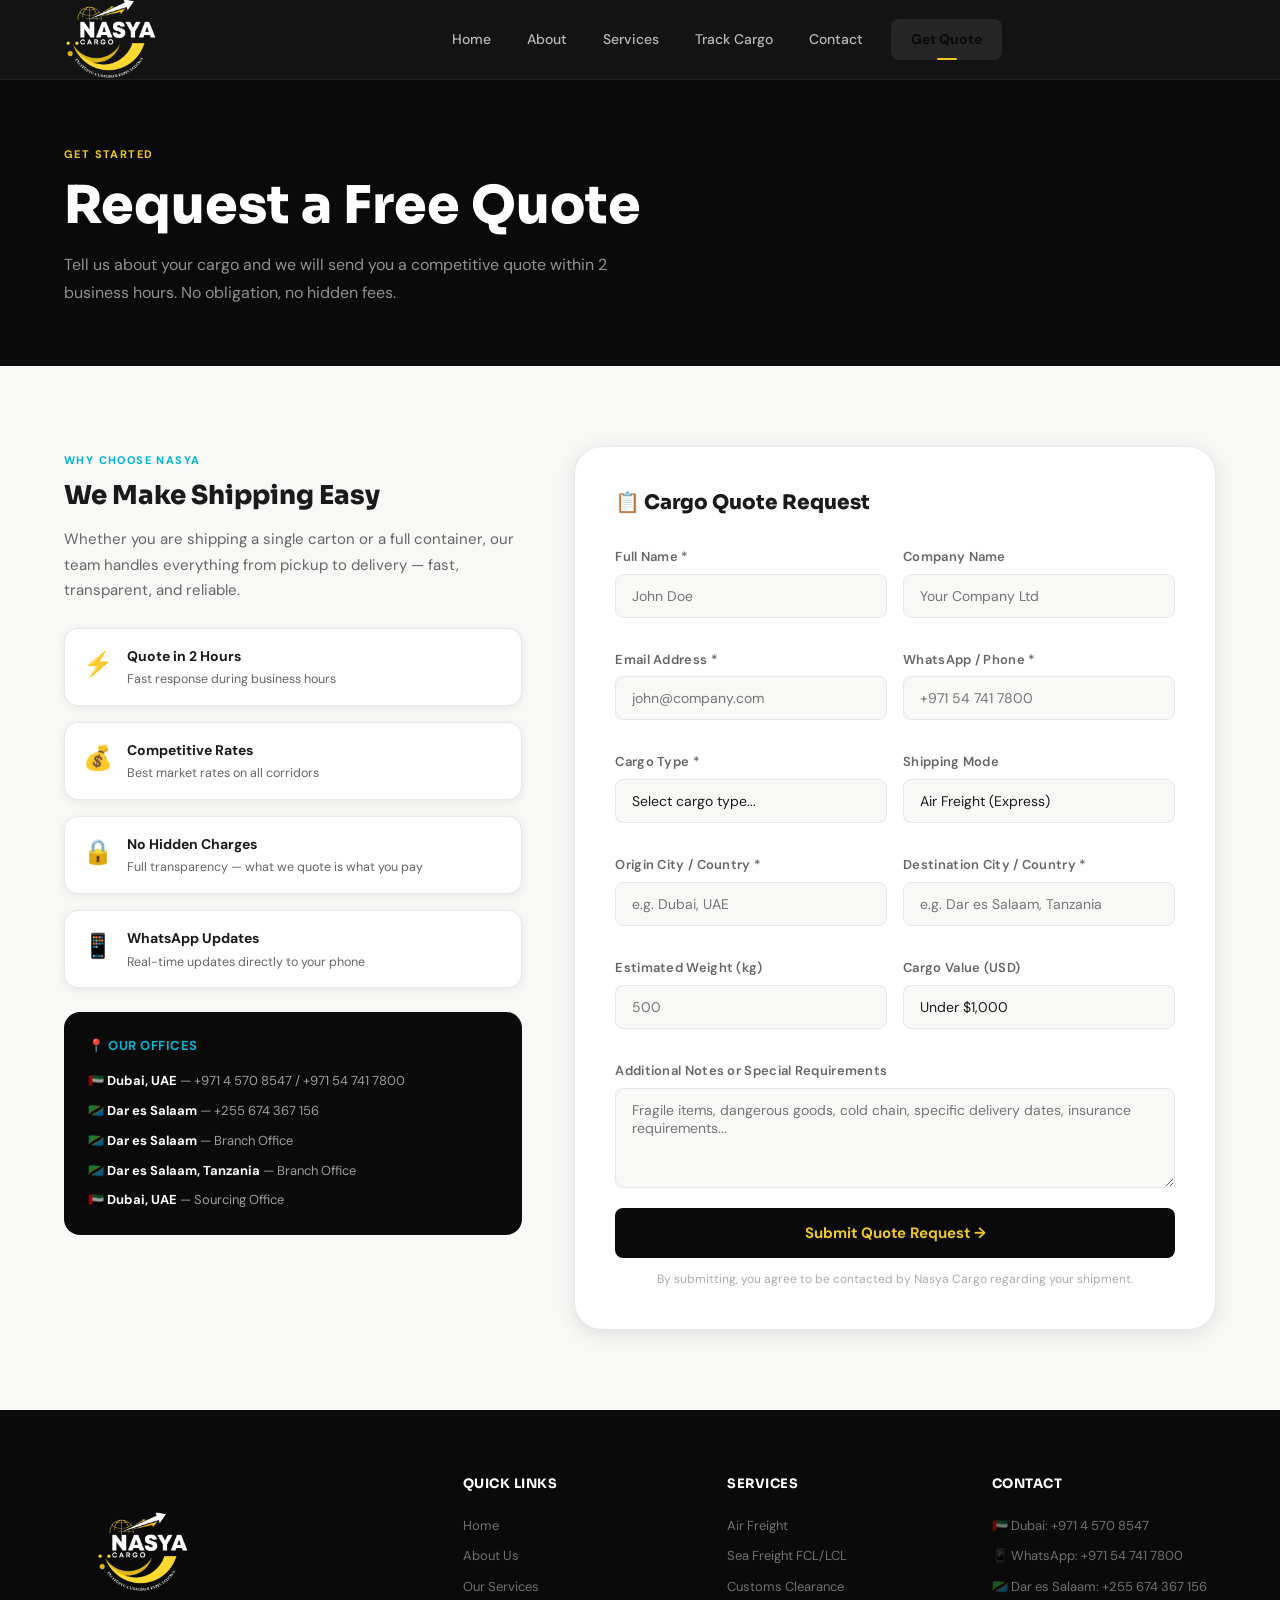
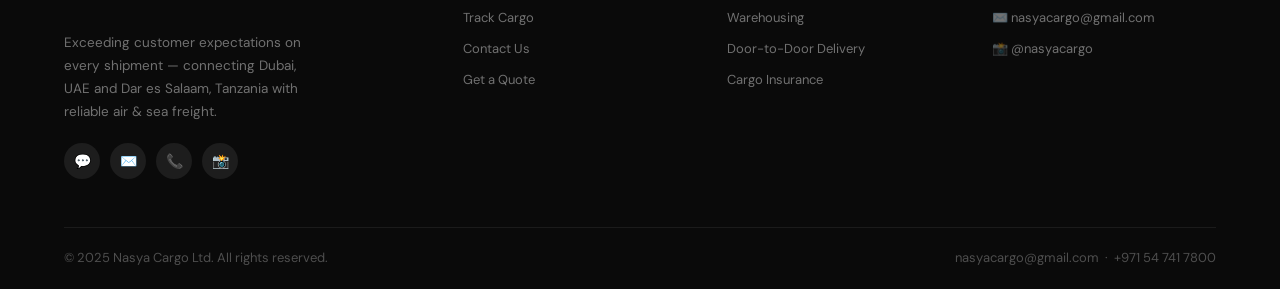
<file: quote.html>
<!DOCTYPE html>
<html lang="en">
<head>
  <meta charset="UTF-8">
  <meta name="viewport" content="width=device-width, initial-scale=1.0">
  <title>Get a Quote | Nasya Cargo</title>
  <meta name="description" content="Request a free freight quote from Nasya Cargo. We respond within 2 business hours with competitive rates.">
  <link rel="stylesheet" href="css/style.css">
  <link rel="preconnect" href="https://fonts.googleapis.com">
  <link rel="preconnect" href="https://fonts.gstatic.com" crossorigin>
</head>
<body>
<!-- ═══ NAVBAR ═══ -->
<nav class="navbar" id="navbar">
  <a href="index.html" class="nav-logo">
    <img src="[data-uri]" alt="Nasya Cargo">
  </a>
  <div class="nav-links">
    <a href="index.html"   class="nav-link">Home</a>
    <a href="about.html"   class="nav-link">About</a>
    <a href="services.html"class="nav-link">Services</a>
    <a href="track.html"   class="nav-link">Track Cargo</a>
    <a href="contact.html" class="nav-link">Contact</a>
    <a href="quote.html"   class="nav-cta nav-link">Get Quote</a>
  </div>
  <div class="hamburger" id="hamburger" onclick="toggleMenu()">
    <span></span><span></span><span></span>
  </div>
</nav>

<!-- Mobile Menu -->
<div class="mobile-menu" id="mobileMenu">
  <a href="index.html"    class="mobile-link">🏠 Home</a>
  <a href="about.html"    class="mobile-link">ℹ️ About Us</a>
  <a href="services.html" class="mobile-link">⚙️ Services</a>
  <a href="track.html"    class="mobile-link">🔍 Track Cargo</a>
  <a href="contact.html"  class="mobile-link">📞 Contact</a>
  <a href="quote.html"    class="mobile-link cta">📋 Get a Free Quote</a>
</div>

<div class="page-top">
  <!-- Hero -->
  <section class="section section--dark" style="padding-top:60px;padding-bottom:60px;">
    <div class="container">
      <div class="label label--gold">Get Started</div>
      <h1 class="section-title section-title--white reveal" style="font-size:clamp(32px,5vw,52px);">Request a Free Quote</h1>
      <p class="section-sub section-sub--white reveal">Tell us about your cargo and we will send you a competitive quote within 2 business hours. No obligation, no hidden fees.</p>
    </div>
  </section>

  <!-- Form + Info -->
  <section class="section section--gray">
    <div class="container">
      <div style="display:grid;grid-template-columns:1fr 1.4fr;gap:52px;align-items:start;">

        <!-- Info -->
        <div>
          <div class="label">Why Choose Nasya</div>
          <h2 class="section-title reveal" style="font-size:26px;">We Make Shipping Easy</h2>
          <p style="font-size:15px;color:var(--gray-600);line-height:1.7;margin-bottom:24px;">Whether you are shipping a single carton or a full container, our team handles everything from pickup to delivery — fast, transparent, and reliable.</p>

          <div class="info-sidebar">
            <div class="info-badge reveal">
              <div class="info-badge-icon">⚡</div>
              <div><div class="info-badge-title">Quote in 2 Hours</div><div class="info-badge-sub">Fast response during business hours</div></div>
            </div>
            <div class="info-badge reveal">
              <div class="info-badge-icon">💰</div>
              <div><div class="info-badge-title">Competitive Rates</div><div class="info-badge-sub">Best market rates on all corridors</div></div>
            </div>
            <div class="info-badge reveal">
              <div class="info-badge-icon">🔒</div>
              <div><div class="info-badge-title">No Hidden Charges</div><div class="info-badge-sub">Full transparency — what we quote is what you pay</div></div>
            </div>
            <div class="info-badge reveal">
              <div class="info-badge-icon">📱</div>
              <div><div class="info-badge-title">WhatsApp Updates</div><div class="info-badge-sub">Real-time updates directly to your phone</div></div>
            </div>
          </div>

          <div style="background:var(--black);border-radius:16px;padding:24px;margin-top:24px;">
            <div style="font-weight:700;font-size:13px;color:var(--teal);margin-bottom:14px;text-transform:uppercase;letter-spacing:0.5px;">📍 Our Offices</div>
            <div style="display:flex;flex-direction:column;gap:9px;">
              <div style="font-size:13px;color:rgba(255,255,255,0.6);">🇦🇪 <strong style="color:white;">Dubai, UAE</strong> — +971 4 570 8547 / +971 54 741 7800</div>
              <div style="font-size:13px;color:rgba(255,255,255,0.6);">🇹🇿 <strong style="color:white;">Dar es Salaam</strong> — +255 674 367 156</div>
              <div style="font-size:13px;color:rgba(255,255,255,0.6);">🇹🇿 <strong style="color:white;">Dar es Salaam</strong> — Branch Office</div>
              <div style="font-size:13px;color:rgba(255,255,255,0.6);">🇹🇿 <strong style="color:white;">Dar es Salaam, Tanzania</strong> — Branch Office</div>
              <div style="font-size:13px;color:rgba(255,255,255,0.6);">🇦🇪 <strong style="color:white;">Dubai, UAE</strong> — Sourcing Office</div>
            </div>
          </div>
        </div>

        <!-- Form -->
        <div class="form-card reveal" id="quoteForm">
          <div class="form-title">📋 Cargo Quote Request</div>
          <div class="form-row">
            <div class="form-group"><label>Full Name *</label><input class="form-control" id="qName" placeholder="John Doe"></div>
            <div class="form-group"><label>Company Name</label><input class="form-control" id="qCompany" placeholder="Your Company Ltd"></div>
          </div>
          <div class="form-row">
            <div class="form-group"><label>Email Address *</label><input class="form-control" id="qEmail" type="email" placeholder="john@company.com"></div>
            <div class="form-group"><label>WhatsApp / Phone *</label><input class="form-control" id="qPhone" placeholder="+971 54 741 7800"></div>
          </div>
          <div class="form-row">
            <div class="form-group">
              <label>Cargo Type *</label>
              <select class="form-control" id="qCargo">
                <option value="">Select cargo type...</option>
                <option>Electronics &amp; Gadgets</option>
                <option>Apparel &amp; Textiles</option>
                <option>Food Items &amp; Groceries</option>
                <option>Machinery &amp; Equipment</option>
                <option>Furniture &amp; Home Goods</option>
                <option>Construction Materials</option>
                <option>Vehicles &amp; Auto Parts</option>
                <option>Pharmaceuticals &amp; Medical</option>
                <option>General Merchandise</option>
                <option>Other</option>
              </select>
            </div>
            <div class="form-group">
              <label>Shipping Mode</label>
              <select class="form-control" id="qMode">
                <option>Air Freight (Express)</option>
                <option>Sea Freight — FCL (Full Container)</option>
                <option>Sea Freight — LCL (Shared Container)</option>
                <option>Not Sure — Advise Me</option>
              </select>
            </div>
          </div>
          <div class="form-row">
            <div class="form-group"><label>Origin City / Country *</label><input class="form-control" id="qOrigin" placeholder="e.g. Dubai, UAE"></div>
            <div class="form-group"><label>Destination City / Country *</label><input class="form-control" id="qDest" placeholder="e.g. Dar es Salaam, Tanzania"></div>
          </div>
          <div class="form-row">
            <div class="form-group"><label>Estimated Weight (kg)</label><input class="form-control" id="qWeight" type="number" placeholder="500"></div>
            <div class="form-group">
              <label>Cargo Value (USD)</label>
              <select class="form-control" id="qValue">
                <option>Under $1,000</option>
                <option>$1,000 – $5,000</option>
                <option>$5,000 – $20,000</option>
                <option>$20,000 – $100,000</option>
                <option>Over $100,000</option>
              </select>
            </div>
          </div>
          <div class="form-group"><label>Additional Notes or Special Requirements</label><textarea class="form-control" id="qNotes" rows="3" placeholder="Fragile items, dangerous goods, cold chain, specific delivery dates, insurance requirements..."></textarea></div>
          <button class="btn-submit" onclick="submitQuote()">Submit Quote Request →</button>
          <div class="form-success" id="quoteSuccess">✅ Your quote request has been received! Our team will contact you within 2 business hours via email and WhatsApp.</div>
          <p style="font-size:12px;color:var(--gray-400);text-align:center;margin-top:12px;">By submitting, you agree to be contacted by Nasya Cargo regarding your shipment.</p>
        </div>
      </div>
    </div>
  </section>
</div>

<!-- ═══ FOOTER ═══ -->
<footer class="footer">
  <div class="container">
    <div class="footer-grid">
      <div>
        <div class="footer-logo">
          <img src="[data-uri]" alt="Nasya Cargo">
        </div>
        <p class="footer-desc">Exceeding customer expectations on every shipment — connecting Dubai, UAE and Dar es Salaam, Tanzania with reliable air &amp; sea freight.</p>
        <div class="footer-socials">
          <a href="https://wa.me/971547417800" target="_blank" class="social-btn" title="WhatsApp">💬</a>
          <a href="mailto:nasyacargo@gmail.com" class="social-btn" title="Email">✉️</a>
          <a href="tel:+971547417800" class="social-btn" title="Call">📞</a>
          <a href="https://instagram.com/nasyacargo" target="_blank" class="social-btn" title="Instagram">📸</a>
        </div>
      </div>
      <div>
        <div class="footer-col-title">Quick Links</div>
        <a href="index.html"    class="footer-link">Home</a>
        <a href="about.html"    class="footer-link">About Us</a>
        <a href="services.html" class="footer-link">Our Services</a>
        <a href="track.html"    class="footer-link">Track Cargo</a>
        <a href="contact.html"  class="footer-link">Contact Us</a>
        <a href="quote.html"    class="footer-link">Get a Quote</a>
      </div>
      <div>
        <div class="footer-col-title">Services</div>
        <span class="footer-link">Air Freight</span>
        <span class="footer-link">Sea Freight FCL/LCL</span>
        <span class="footer-link">Customs Clearance</span>
        <span class="footer-link">Warehousing</span>
        <span class="footer-link">Door-to-Door Delivery</span>
        <span class="footer-link">Cargo Insurance</span>
      </div>
      <div>
        <div class="footer-col-title">Contact</div>
        <span class="footer-link">🇦🇪 Dubai: +971 4 570 8547</span>
        <span class="footer-link">📱 WhatsApp: +971 54 741 7800</span>
        <span class="footer-link">🇹🇿 Dar es Salaam: +255 674 367 156</span>
        <span class="footer-link">✉️ nasyacargo@gmail.com</span>
        <span class="footer-link">📸 @nasyacargo</span>
      </div>
    </div>
    <div class="footer-bottom">
      <span>© 2025 Nasya Cargo Ltd. All rights reserved.</span>
      <span>nasyacargo@gmail.com &nbsp;·&nbsp; +971 54 741 7800</span>
    </div>
  </div>
</footer>

<!-- Notification Toast -->
<div id="notif" class="notif"></div>

<!-- Scripts -->
<script src="js/script.js"></script>
</body>
</html>
</file>
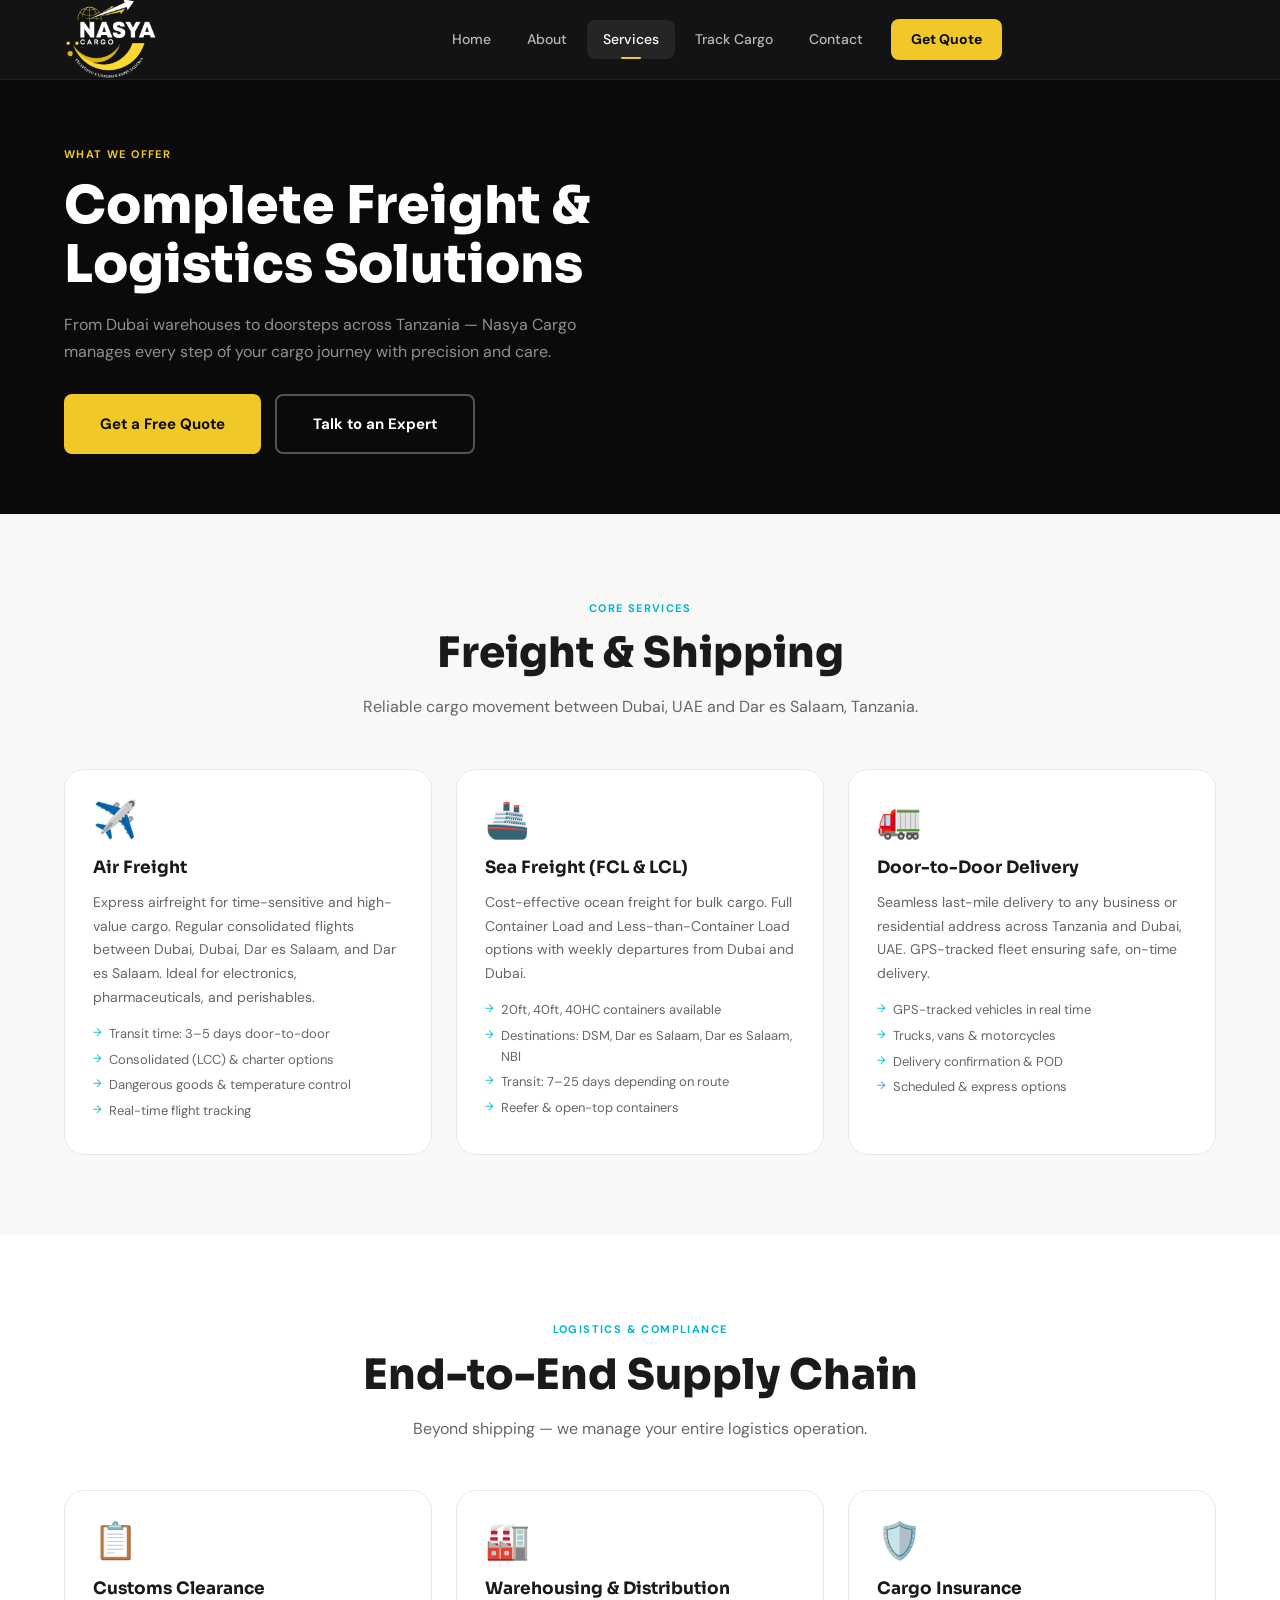
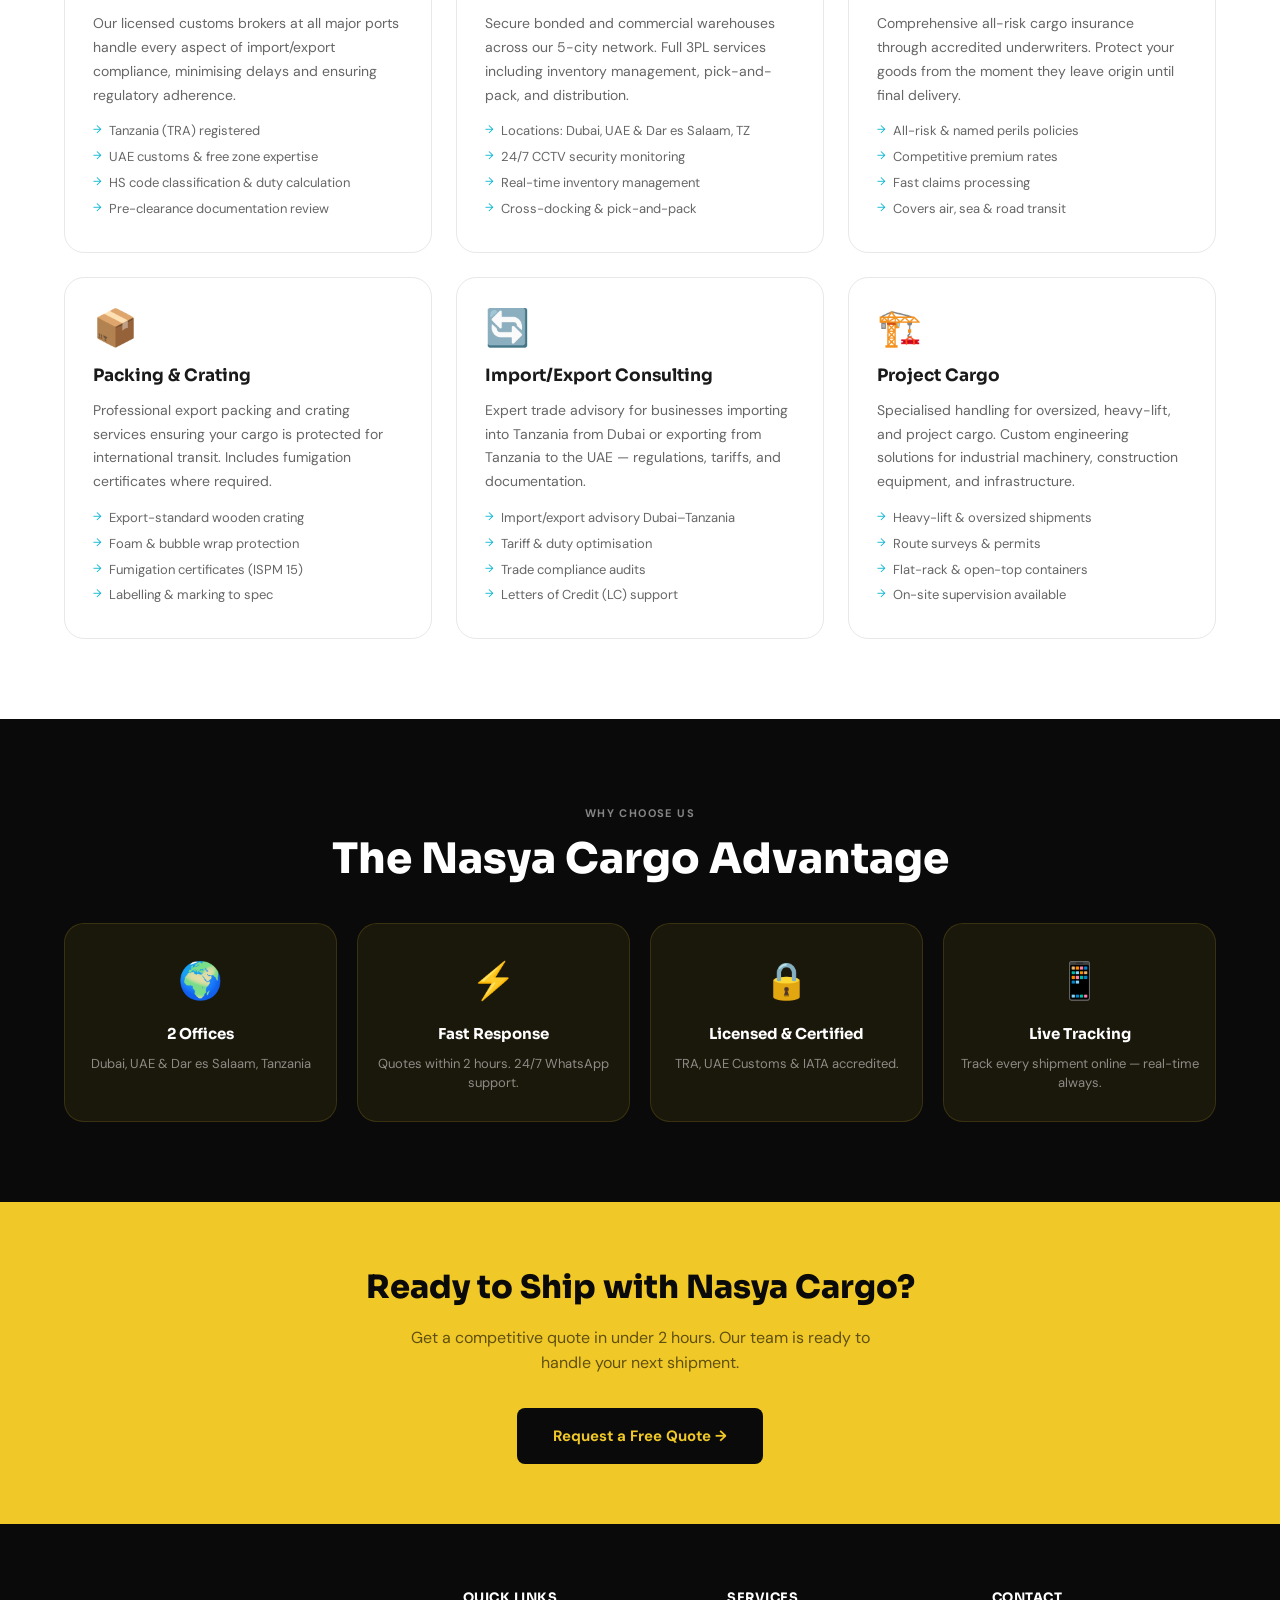
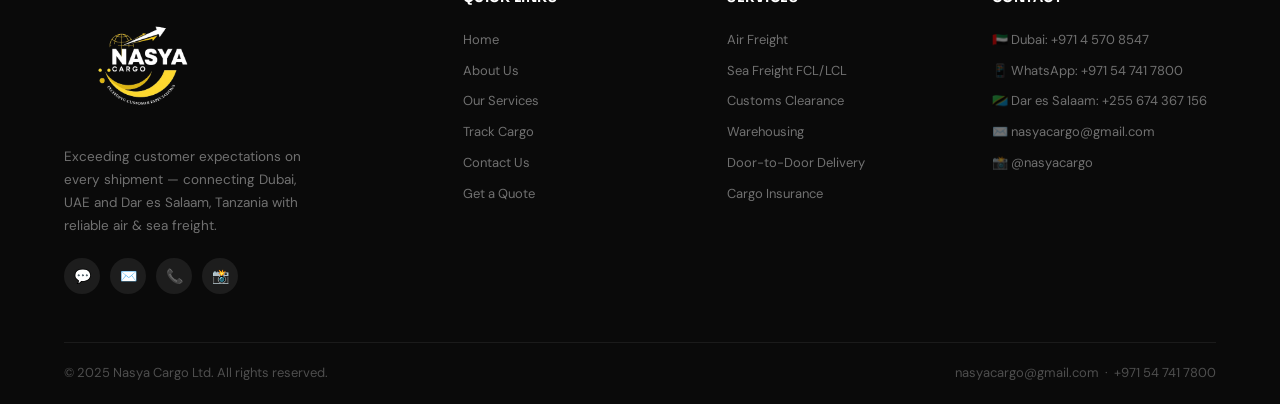
<file: services.html>
<!DOCTYPE html>
<html lang="en">
<head>
  <meta charset="UTF-8">
  <meta name="viewport" content="width=device-width, initial-scale=1.0">
  <title>Services | Nasya Cargo</title>
  <meta name="description" content="Nasya Cargo services: Air Freight, Sea Freight FCL/LCL, Customs Clearance, Warehousing, Door-to-Door Delivery, and Cargo Insurance.">
  <link rel="stylesheet" href="css/style.css">
  <link rel="preconnect" href="https://fonts.googleapis.com">
  <link rel="preconnect" href="https://fonts.gstatic.com" crossorigin>
</head>
<body>
<!-- ═══ NAVBAR ═══ -->
<nav class="navbar" id="navbar">
  <a href="index.html" class="nav-logo">
    <img src="[data-uri]" alt="Nasya Cargo">
  </a>
  <div class="nav-links">
    <a href="index.html"   class="nav-link">Home</a>
    <a href="about.html"   class="nav-link">About</a>
    <a href="services.html"class="nav-link">Services</a>
    <a href="track.html"   class="nav-link">Track Cargo</a>
    <a href="contact.html" class="nav-link">Contact</a>
    <a href="quote.html"   class="nav-cta nav-link">Get Quote</a>
  </div>
  <div class="hamburger" id="hamburger" onclick="toggleMenu()">
    <span></span><span></span><span></span>
  </div>
</nav>

<!-- Mobile Menu -->
<div class="mobile-menu" id="mobileMenu">
  <a href="index.html"    class="mobile-link">🏠 Home</a>
  <a href="about.html"    class="mobile-link">ℹ️ About Us</a>
  <a href="services.html" class="mobile-link">⚙️ Services</a>
  <a href="track.html"    class="mobile-link">🔍 Track Cargo</a>
  <a href="contact.html"  class="mobile-link">📞 Contact</a>
  <a href="quote.html"    class="mobile-link cta">📋 Get a Free Quote</a>
</div>

<div class="page-top">
  <!-- Hero -->
  <section class="section section--dark" style="padding-top:60px;padding-bottom:60px;">
    <div class="container">
      <div class="label label--gold">What We Offer</div>
      <h1 class="section-title section-title--white reveal" style="font-size:clamp(32px,5vw,52px);max-width:680px;">Complete Freight &amp; Logistics Solutions</h1>
      <p class="section-sub section-sub--white reveal">From Dubai warehouses to doorsteps across Tanzania — Nasya Cargo manages every step of your cargo journey with precision and care.</p>
      <div style="display:flex;gap:14px;margin-top:28px;flex-wrap:wrap;">
        <a href="quote.html"   class="btn btn-primary btn-lg">Get a Free Quote</a>
        <a href="contact.html" class="btn btn-outline btn-lg">Talk to an Expert</a>
      </div>
    </div>
  </section>

  <!-- Core Services -->
  <section class="section section--gray">
    <div class="container">
      <div style="text-align:center;margin-bottom:48px;">
        <div class="label">Core Services</div>
        <h2 class="section-title reveal" style="text-align:center;">Freight &amp; Shipping</h2>
        <p class="section-sub reveal" style="margin:0 auto;text-align:center;">Reliable cargo movement between Dubai, UAE and Dar es Salaam, Tanzania.</p>
      </div>
      <div class="services-grid">
        <div class="service-card reveal">
          <div class="svc-icon">✈️</div>
          <div class="svc-title">Air Freight</div>
          <div class="svc-desc">Express airfreight for time-sensitive and high-value cargo. Regular consolidated flights between Dubai, Dubai, Dar es Salaam, and Dar es Salaam. Ideal for electronics, pharmaceuticals, and perishables.</div>
          <ul class="svc-list">
            <li>Transit time: 3–5 days door-to-door</li>
            <li>Consolidated (LCC) &amp; charter options</li>
            <li>Dangerous goods &amp; temperature control</li>
            <li>Real-time flight tracking</li>
          </ul>
        </div>
        <div class="service-card reveal">
          <div class="svc-icon">🚢</div>
          <div class="svc-title">Sea Freight (FCL &amp; LCL)</div>
          <div class="svc-desc">Cost-effective ocean freight for bulk cargo. Full Container Load and Less-than-Container Load options with weekly departures from Dubai and Dubai.</div>
          <ul class="svc-list">
            <li>20ft, 40ft, 40HC containers available</li>
            <li>Destinations: DSM, Dar es Salaam, Dar es Salaam, NBI</li>
            <li>Transit: 7–25 days depending on route</li>
            <li>Reefer &amp; open-top containers</li>
          </ul>
        </div>
        <div class="service-card reveal">
          <div class="svc-icon">🚛</div>
          <div class="svc-title">Door-to-Door Delivery</div>
          <div class="svc-desc">Seamless last-mile delivery to any business or residential address across Tanzania and Dubai, UAE. GPS-tracked fleet ensuring safe, on-time delivery.</div>
          <ul class="svc-list">
            <li>GPS-tracked vehicles in real time</li>
            <li>Trucks, vans &amp; motorcycles</li>
            <li>Delivery confirmation &amp; POD</li>
            <li>Scheduled &amp; express options</li>
          </ul>
        </div>
      </div>
    </div>
  </section>

  <!-- Logistics Services -->
  <section class="section">
    <div class="container">
      <div style="text-align:center;margin-bottom:48px;">
        <div class="label">Logistics &amp; Compliance</div>
        <h2 class="section-title reveal" style="text-align:center;">End-to-End Supply Chain</h2>
        <p class="section-sub reveal" style="margin:0 auto;text-align:center;">Beyond shipping — we manage your entire logistics operation.</p>
      </div>
      <div class="services-grid">
        <div class="service-card reveal">
          <div class="svc-icon">📋</div>
          <div class="svc-title">Customs Clearance</div>
          <div class="svc-desc">Our licensed customs brokers at all major ports handle every aspect of import/export compliance, minimising delays and ensuring regulatory adherence.</div>
          <ul class="svc-list">
            <li>Tanzania (TRA) registered</li>
            <li>UAE customs &amp; free zone expertise</li>
            <li>HS code classification &amp; duty calculation</li>
            <li>Pre-clearance documentation review</li>
          </ul>
        </div>
        <div class="service-card reveal">
          <div class="svc-icon">🏭</div>
          <div class="svc-title">Warehousing &amp; Distribution</div>
          <div class="svc-desc">Secure bonded and commercial warehouses across our 5-city network. Full 3PL services including inventory management, pick-and-pack, and distribution.</div>
          <ul class="svc-list">
            <li>Locations: Dubai, UAE &amp; Dar es Salaam, TZ</li>
            <li>24/7 CCTV security monitoring</li>
            <li>Real-time inventory management</li>
            <li>Cross-docking &amp; pick-and-pack</li>
          </ul>
        </div>
        <div class="service-card reveal">
          <div class="svc-icon">🛡️</div>
          <div class="svc-title">Cargo Insurance</div>
          <div class="svc-desc">Comprehensive all-risk cargo insurance through accredited underwriters. Protect your goods from the moment they leave origin until final delivery.</div>
          <ul class="svc-list">
            <li>All-risk &amp; named perils policies</li>
            <li>Competitive premium rates</li>
            <li>Fast claims processing</li>
            <li>Covers air, sea &amp; road transit</li>
          </ul>
        </div>
        <div class="service-card reveal">
          <div class="svc-icon">📦</div>
          <div class="svc-title">Packing &amp; Crating</div>
          <div class="svc-desc">Professional export packing and crating services ensuring your cargo is protected for international transit. Includes fumigation certificates where required.</div>
          <ul class="svc-list">
            <li>Export-standard wooden crating</li>
            <li>Foam &amp; bubble wrap protection</li>
            <li>Fumigation certificates (ISPM 15)</li>
            <li>Labelling &amp; marking to spec</li>
          </ul>
        </div>
        <div class="service-card reveal">
          <div class="svc-icon">🔄</div>
          <div class="svc-title">Import/Export Consulting</div>
          <div class="svc-desc">Expert trade advisory for businesses importing into Tanzania from Dubai or exporting from Tanzania to the UAE — regulations, tariffs, and documentation.</div>
          <ul class="svc-list">
            <li>Import/export advisory Dubai–Tanzania</li>
            <li>Tariff &amp; duty optimisation</li>
            <li>Trade compliance audits</li>
            <li>Letters of Credit (LC) support</li>
          </ul>
        </div>
        <div class="service-card reveal">
          <div class="svc-icon">🏗️</div>
          <div class="svc-title">Project Cargo</div>
          <div class="svc-desc">Specialised handling for oversized, heavy-lift, and project cargo. Custom engineering solutions for industrial machinery, construction equipment, and infrastructure.</div>
          <ul class="svc-list">
            <li>Heavy-lift &amp; oversized shipments</li>
            <li>Route surveys &amp; permits</li>
            <li>Flat-rack &amp; open-top containers</li>
            <li>On-site supervision available</li>
          </ul>
        </div>
      </div>
    </div>
  </section>

  <!-- Why Nasya -->
  <section class="section section--dark">
    <div class="container">
      <div style="text-align:center;margin-bottom:40px;">
        <div class="label label--white">Why Choose Us</div>
        <h2 class="section-title section-title--white reveal" style="text-align:center;">The Nasya Cargo Advantage</h2>
      </div>
      <div class="why-grid">
        <div class="why-card reveal"><div class="why-icon">🌍</div><div class="why-title">2 Offices</div><div class="why-desc">Dubai, UAE &amp; Dar es Salaam, Tanzania</div></div>
        <div class="why-card reveal"><div class="why-icon">⚡</div><div class="why-title">Fast Response</div><div class="why-desc">Quotes within 2 hours. 24/7 WhatsApp support.</div></div>
        <div class="why-card reveal"><div class="why-icon">🔒</div><div class="why-title">Licensed &amp; Certified</div><div class="why-desc">TRA, UAE Customs &amp; IATA accredited.</div></div>
        <div class="why-card reveal"><div class="why-icon">📱</div><div class="why-title">Live Tracking</div><div class="why-desc">Track every shipment online — real-time always.</div></div>
      </div>
    </div>
  </section>

  <!-- CTA -->
  <section class="cta-section">
    <div class="container">
      <h2 class="cta-title">Ready to Ship with Nasya Cargo?</h2>
      <p class="cta-sub">Get a competitive quote in under 2 hours. Our team is ready to handle your next shipment.</p>
      <a href="quote.html" class="btn btn-dark btn-lg">Request a Free Quote →</a>
    </div>
  </section>
</div>

<!-- ═══ FOOTER ═══ -->
<footer class="footer">
  <div class="container">
    <div class="footer-grid">
      <div>
        <div class="footer-logo">
          <img src="[data-uri]" alt="Nasya Cargo">
        </div>
        <p class="footer-desc">Exceeding customer expectations on every shipment — connecting Dubai, UAE and Dar es Salaam, Tanzania with reliable air &amp; sea freight.</p>
        <div class="footer-socials">
          <a href="https://wa.me/971547417800" target="_blank" class="social-btn" title="WhatsApp">💬</a>
          <a href="mailto:nasyacargo@gmail.com" class="social-btn" title="Email">✉️</a>
          <a href="tel:+971547417800" class="social-btn" title="Call">📞</a>
          <a href="https://instagram.com/nasyacargo" target="_blank" class="social-btn" title="Instagram">📸</a>
        </div>
      </div>
      <div>
        <div class="footer-col-title">Quick Links</div>
        <a href="index.html"    class="footer-link">Home</a>
        <a href="about.html"    class="footer-link">About Us</a>
        <a href="services.html" class="footer-link">Our Services</a>
        <a href="track.html"    class="footer-link">Track Cargo</a>
        <a href="contact.html"  class="footer-link">Contact Us</a>
        <a href="quote.html"    class="footer-link">Get a Quote</a>
      </div>
      <div>
        <div class="footer-col-title">Services</div>
        <span class="footer-link">Air Freight</span>
        <span class="footer-link">Sea Freight FCL/LCL</span>
        <span class="footer-link">Customs Clearance</span>
        <span class="footer-link">Warehousing</span>
        <span class="footer-link">Door-to-Door Delivery</span>
        <span class="footer-link">Cargo Insurance</span>
      </div>
      <div>
        <div class="footer-col-title">Contact</div>
        <span class="footer-link">🇦🇪 Dubai: +971 4 570 8547</span>
        <span class="footer-link">📱 WhatsApp: +971 54 741 7800</span>
        <span class="footer-link">🇹🇿 Dar es Salaam: +255 674 367 156</span>
        <span class="footer-link">✉️ nasyacargo@gmail.com</span>
        <span class="footer-link">📸 @nasyacargo</span>
      </div>
    </div>
    <div class="footer-bottom">
      <span>© 2025 Nasya Cargo Ltd. All rights reserved.</span>
      <span>nasyacargo@gmail.com &nbsp;·&nbsp; +971 54 741 7800</span>
    </div>
  </div>
</footer>

<!-- Notification Toast -->
<div id="notif" class="notif"></div>

<!-- Scripts -->
<script src="js/script.js"></script>
</body>
</html>
</file>
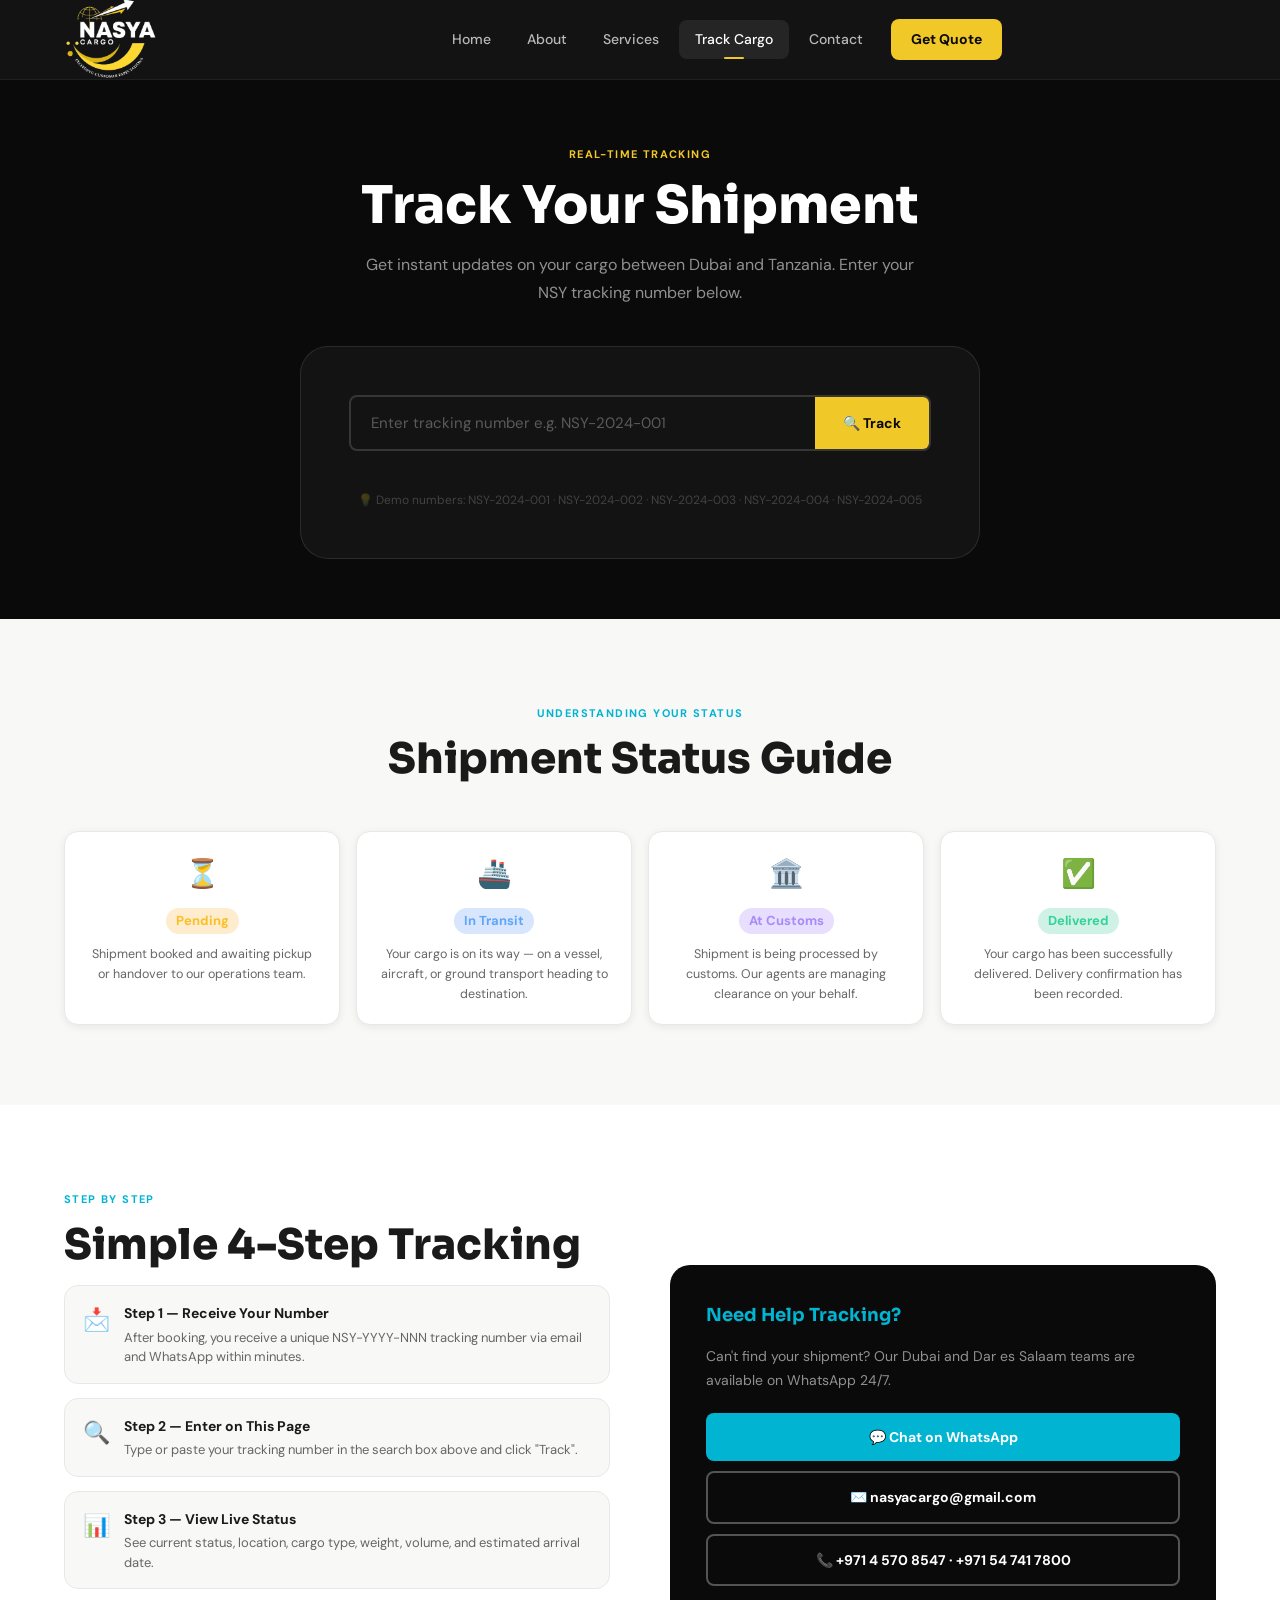
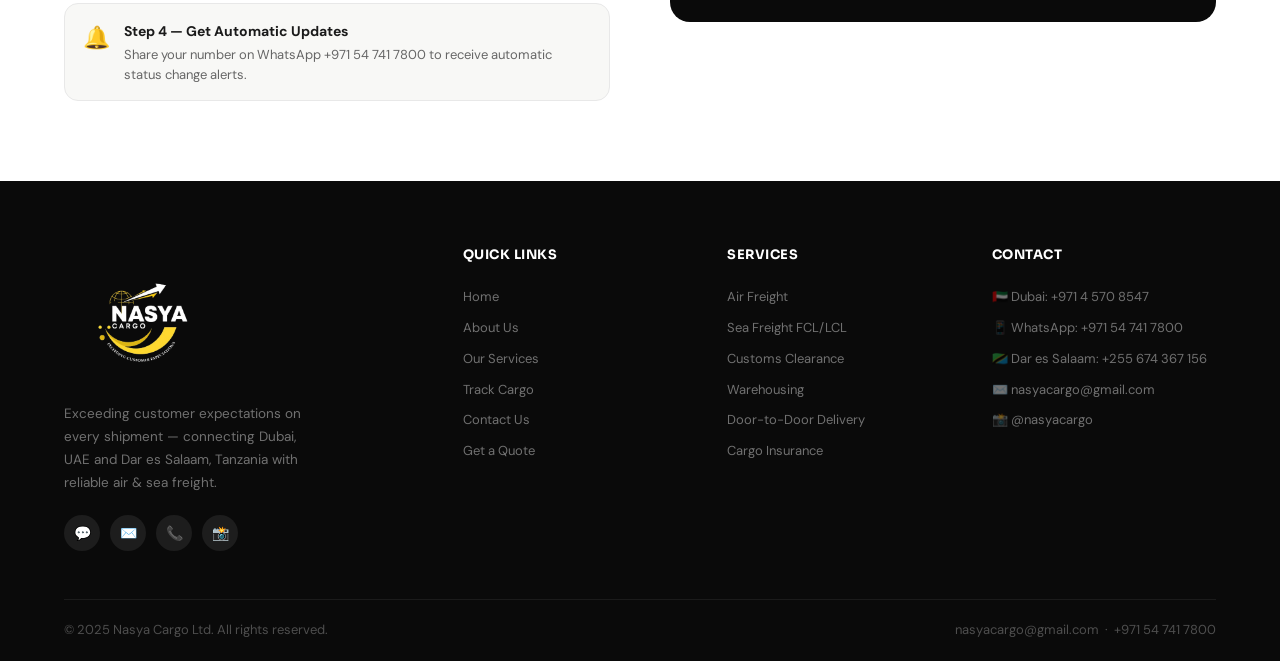
<file: track.html>
<!DOCTYPE html>
<html lang="en">
<head>
  <meta charset="UTF-8">
  <meta name="viewport" content="width=device-width, initial-scale=1.0">
  <title>Track Cargo | Nasya Cargo</title>
  <meta name="description" content="Track your Nasya Cargo shipment in real time. Enter your NSY tracking number for instant status updates.">
  <link rel="stylesheet" href="css/style.css">
  <link rel="preconnect" href="https://fonts.googleapis.com">
  <link rel="preconnect" href="https://fonts.gstatic.com" crossorigin>
</head>
<body>
<!-- ═══ NAVBAR ═══ -->
<nav class="navbar" id="navbar">
  <a href="index.html" class="nav-logo">
    <img src="[data-uri]" alt="Nasya Cargo">
  </a>
  <div class="nav-links">
    <a href="index.html"   class="nav-link">Home</a>
    <a href="about.html"   class="nav-link">About</a>
    <a href="services.html"class="nav-link">Services</a>
    <a href="track.html"   class="nav-link">Track Cargo</a>
    <a href="contact.html" class="nav-link">Contact</a>
    <a href="quote.html"   class="nav-cta nav-link">Get Quote</a>
  </div>
  <div class="hamburger" id="hamburger" onclick="toggleMenu()">
    <span></span><span></span><span></span>
  </div>
</nav>

<!-- Mobile Menu -->
<div class="mobile-menu" id="mobileMenu">
  <a href="index.html"    class="mobile-link">🏠 Home</a>
  <a href="about.html"    class="mobile-link">ℹ️ About Us</a>
  <a href="services.html" class="mobile-link">⚙️ Services</a>
  <a href="track.html"    class="mobile-link">🔍 Track Cargo</a>
  <a href="contact.html"  class="mobile-link">📞 Contact</a>
  <a href="quote.html"    class="mobile-link cta">📋 Get a Free Quote</a>
</div>

<div class="page-top">
  <!-- Hero -->
  <section class="section section--dark" style="padding-top:60px;padding-bottom:60px;">
    <div class="container" style="text-align:center;">
      <div class="label label--gold">Real-Time Tracking</div>
      <h1 class="section-title section-title--white reveal" style="text-align:center;font-size:clamp(32px,5vw,52px);">Track Your Shipment</h1>
      <p class="section-sub section-sub--white reveal" style="margin:0 auto 40px;text-align:center;">Get instant updates on your cargo between Dubai and Tanzania. Enter your NSY tracking number below.</p>

      <div class="track-box reveal">
        <div class="track-input-wrap">
          <input class="track-input" id="trackInput" placeholder="Enter tracking number e.g. NSY-2024-001" onkeydown="handleTrackKey(event)">
          <button class="track-btn" onclick="trackCargo()">🔍 Track</button>
        </div>
        <div id="trackResult" class="track-result"></div>
        <p style="color:rgba(255,255,255,0.2);font-size:12px;margin-top:16px;">
          💡 Demo numbers: NSY-2024-001 · NSY-2024-002 · NSY-2024-003 · NSY-2024-004 · NSY-2024-005
        </p>
      </div>
    </div>
  </section>

  <!-- Status Guide -->
  <section class="section section--gray">
    <div class="container">
      <div style="text-align:center;margin-bottom:40px;">
        <div class="label">Understanding Your Status</div>
        <h2 class="section-title reveal" style="text-align:center;">Shipment Status Guide</h2>
      </div>
      <div class="status-legend">
        <div class="status-card reveal">
          <div class="status-icon">⏳</div>
          <div class="status-name status-pending">Pending</div>
          <p class="status-desc">Shipment booked and awaiting pickup or handover to our operations team.</p>
        </div>
        <div class="status-card reveal">
          <div class="status-icon">🚢</div>
          <div class="status-name status-transit">In Transit</div>
          <p class="status-desc">Your cargo is on its way — on a vessel, aircraft, or ground transport heading to destination.</p>
        </div>
        <div class="status-card reveal">
          <div class="status-icon">🏛️</div>
          <div class="status-name status-customs">At Customs</div>
          <p class="status-desc">Shipment is being processed by customs. Our agents are managing clearance on your behalf.</p>
        </div>
        <div class="status-card reveal">
          <div class="status-icon">✅</div>
          <div class="status-name status-delivered">Delivered</div>
          <p class="status-desc">Your cargo has been successfully delivered. Delivery confirmation has been recorded.</p>
        </div>
      </div>
    </div>
  </section>

  <!-- How Tracking Works -->
  <section class="section">
    <div class="container">
      <div style="display:grid;grid-template-columns:1fr 1fr;gap:60px;align-items:center;">
        <div>
          <div class="label">Step by Step</div>
          <h2 class="section-title reveal">Simple 4-Step Tracking</h2>
          <div class="about-features">
            <div class="about-feature reveal">
              <div class="af-icon">📩</div>
              <div class="af-text"><strong>Step 1 — Receive Your Number</strong><span>After booking, you receive a unique NSY-YYYY-NNN tracking number via email and WhatsApp within minutes.</span></div>
            </div>
            <div class="about-feature reveal">
              <div class="af-icon">🔍</div>
              <div class="af-text"><strong>Step 2 — Enter on This Page</strong><span>Type or paste your tracking number in the search box above and click "Track".</span></div>
            </div>
            <div class="about-feature reveal">
              <div class="af-icon">📊</div>
              <div class="af-text"><strong>Step 3 — View Live Status</strong><span>See current status, location, cargo type, weight, volume, and estimated arrival date.</span></div>
            </div>
            <div class="about-feature reveal">
              <div class="af-icon">🔔</div>
              <div class="af-text"><strong>Step 4 — Get Automatic Updates</strong><span>Share your number on WhatsApp +971 54 741 7800 to receive automatic status change alerts.</span></div>
            </div>
          </div>
        </div>
        <div style="background:var(--black);border-radius:20px;padding:36px;color:white;">
          <div style="font-family:var(--font-head);font-weight:700;font-size:18px;margin-bottom:16px;color:var(--teal);">Need Help Tracking?</div>
          <p style="font-size:14px;color:rgba(255,255,255,0.55);line-height:1.7;margin-bottom:20px;">Can't find your shipment? Our Dubai and Dar es Salaam teams are available on WhatsApp 24/7.</p>
          <div style="display:flex;flex-direction:column;gap:10px;">
            <a href="https://wa.me/971547417800" target="_blank" class="btn btn-teal" style="justify-content:center;">💬 Chat on WhatsApp</a>
            <a href="mailto:nasyacargo@gmail.com" class="btn btn-outline" style="justify-content:center;">✉️ nasyacargo@gmail.com</a>
            <div class="btn btn-outline" style="justify-content:center;cursor:default;">📞 +971 4 570 8547 · +971 54 741 7800</div>
          </div>
        </div>
      </div>
    </div>
  </section>
</div>

<!-- ═══ FOOTER ═══ -->
<footer class="footer">
  <div class="container">
    <div class="footer-grid">
      <div>
        <div class="footer-logo">
          <img src="[data-uri]" alt="Nasya Cargo">
        </div>
        <p class="footer-desc">Exceeding customer expectations on every shipment — connecting Dubai, UAE and Dar es Salaam, Tanzania with reliable air &amp; sea freight.</p>
        <div class="footer-socials">
          <a href="https://wa.me/971547417800" target="_blank" class="social-btn" title="WhatsApp">💬</a>
          <a href="mailto:nasyacargo@gmail.com" class="social-btn" title="Email">✉️</a>
          <a href="tel:+971547417800" class="social-btn" title="Call">📞</a>
          <a href="https://instagram.com/nasyacargo" target="_blank" class="social-btn" title="Instagram">📸</a>
        </div>
      </div>
      <div>
        <div class="footer-col-title">Quick Links</div>
        <a href="index.html"    class="footer-link">Home</a>
        <a href="about.html"    class="footer-link">About Us</a>
        <a href="services.html" class="footer-link">Our Services</a>
        <a href="track.html"    class="footer-link">Track Cargo</a>
        <a href="contact.html"  class="footer-link">Contact Us</a>
        <a href="quote.html"    class="footer-link">Get a Quote</a>
      </div>
      <div>
        <div class="footer-col-title">Services</div>
        <span class="footer-link">Air Freight</span>
        <span class="footer-link">Sea Freight FCL/LCL</span>
        <span class="footer-link">Customs Clearance</span>
        <span class="footer-link">Warehousing</span>
        <span class="footer-link">Door-to-Door Delivery</span>
        <span class="footer-link">Cargo Insurance</span>
      </div>
      <div>
        <div class="footer-col-title">Contact</div>
        <span class="footer-link">🇦🇪 Dubai: +971 4 570 8547</span>
        <span class="footer-link">📱 WhatsApp: +971 54 741 7800</span>
        <span class="footer-link">🇹🇿 Dar es Salaam: +255 674 367 156</span>
        <span class="footer-link">✉️ nasyacargo@gmail.com</span>
        <span class="footer-link">📸 @nasyacargo</span>
      </div>
    </div>
    <div class="footer-bottom">
      <span>© 2025 Nasya Cargo Ltd. All rights reserved.</span>
      <span>nasyacargo@gmail.com &nbsp;·&nbsp; +971 54 741 7800</span>
    </div>
  </div>
</footer>

<!-- Notification Toast -->
<div id="notif" class="notif"></div>

<!-- Scripts -->
<script src="js/script.js"></script>
</body>
</html>
</file>
<file: css/style.css>
/* ================================================================
   NASYA CARGO — style.css
   Brand: Gold #F0C828 | Black #0A0A0A | Teal #00B4D2
   Fonts: Sora (headings) + DM Sans (body) via Google Fonts
   ================================================================ */

/* ── GOOGLE FONTS ─────────────────────────────────────────────── */
@import url('https://fonts.googleapis.com/css2?family=Sora:wght@400;600;700;800&family=DM+Sans:wght@400;500;600&display=swap');

/* ── CSS VARIABLES ────────────────────────────────────────────── */
:root {
  --gold:        #F0C828;
  --gold-dark:   #C8A000;
  --gold-light:  #FDF3C0;
  --black:       #0A0A0A;
  --dark:        #111111;
  --dark2:       #1C1C1C;
  --teal:        #00B4D2;
  --teal-dark:   #0096B4;
  --white:       #FFFFFF;
  --off-white:   #F8F8F6;
  --gray-100:    #F5F5F5;
  --gray-200:    #E8E8E8;
  --gray-400:    #AAAAAA;
  --gray-600:    #666666;
  --text:        #1A1A1A;

  --font-head: 'Sora', sans-serif;
  --font-body: 'DM Sans', sans-serif;

  --radius-sm:  8px;
  --radius-md:  14px;
  --radius-lg:  20px;
  --radius-xl:  28px;

  --shadow-sm:  0 2px 8px rgba(0,0,0,0.07);
  --shadow-md:  0 4px 20px rgba(0,0,0,0.10);
  --shadow-lg:  0 8px 40px rgba(0,0,0,0.14);
  --shadow-xl:  0 16px 60px rgba(0,0,0,0.18);

  --nav-h: 80px;
  --max-w: 1200px;
  --section-py: 80px;
}

/* ── RESET ────────────────────────────────────────────────────── */
*, *::before, *::after { box-sizing: border-box; margin: 0; padding: 0; }
html { scroll-behavior: smooth; }
body {
  font-family: var(--font-body);
  color: var(--text);
  background: var(--white);
  line-height: 1.6;
  overflow-x: hidden;
}
img { max-width: 100%; display: block; }
a { text-decoration: none; color: inherit; }
ul { list-style: none; }
button { cursor: pointer; border: none; background: none; font-family: inherit; }

/* ── UTILS ────────────────────────────────────────────────────── */
.container { max-width: var(--max-w); margin: 0 auto; padding: 0 24px; }
.section    { padding: var(--section-py) 0; }
.section--dark  { background: var(--black); color: var(--white); }
.section--gray  { background: var(--off-white); }
.section--teal  { background: var(--teal); }
.section--gold  { background: var(--gold); }

.label {
  display: inline-block;
  font-size: 11px;
  font-weight: 700;
  letter-spacing: 1.4px;
  text-transform: uppercase;
  color: var(--teal);
  margin-bottom: 12px;
}
.label--gold { color: var(--gold); }
.label--white { color: rgba(255,255,255,0.5); }

.section-title {
  font-family: var(--font-head);
  font-size: clamp(28px, 4vw, 42px);
  font-weight: 800;
  line-height: 1.15;
  margin-bottom: 16px;
  color: var(--text);
}
.section-title--white { color: var(--white); }
.section-title--gold  { color: var(--gold); }

.section-sub {
  font-size: 16px;
  color: var(--gray-600);
  max-width: 580px;
  line-height: 1.7;
}
.section-sub--white { color: rgba(255,255,255,0.55); }

/* ── BUTTONS ──────────────────────────────────────────────────── */
.btn {
  display: inline-flex;
  align-items: center;
  gap: 8px;
  padding: 13px 28px;
  border-radius: var(--radius-sm);
  font-size: 14px;
  font-weight: 700;
  font-family: var(--font-body);
  transition: all 0.22s ease;
  white-space: nowrap;
}
.btn-primary {
  background: var(--gold);
  color: var(--black);
}
.btn-primary:hover {
  background: var(--gold-dark);
  transform: translateY(-2px);
  box-shadow: 0 6px 20px rgba(240,200,40,0.35);
}
.btn-outline {
  background: transparent;
  color: var(--white);
  border: 2px solid rgba(255,255,255,0.3);
}
.btn-outline:hover {
  border-color: var(--gold);
  color: var(--gold);
}
.btn-dark {
  background: var(--black);
  color: var(--gold);
}
.btn-dark:hover {
  background: var(--dark2);
  transform: translateY(-2px);
}
.btn-teal {
  background: var(--teal);
  color: var(--white);
}
.btn-teal:hover {
  background: var(--teal-dark);
  transform: translateY(-2px);
}
.btn-lg { padding: 16px 36px; font-size: 15px; }
.btn-sm { padding: 9px 18px; font-size: 13px; }

/* ── NAVBAR ───────────────────────────────────────────────────── */
.navbar {
  position: fixed;
  top: 0; left: 0; right: 0;
  height: var(--nav-h);
  display: flex;
  align-items: center;
  padding: 0 32px;
  background: rgba(10,10,10,0.96);
  backdrop-filter: blur(16px);
  border-bottom: 1px solid rgba(255,255,255,0.06);
  z-index: 1000;
  transition: background 0.3s;
}
.navbar.scrolled {
  background: rgba(10,10,10,0.99);
  box-shadow: 0 4px 24px rgba(0,0,0,0.3);
}
.nav-logo {
  display: flex;
  align-items: center;
  flex-shrink: 0;
  text-decoration: none;
}
.nav-logo img {
  height: 158px;
  width: auto;
}
.nav-links {
  display: flex;
  align-items: center;
  gap: 4px;
  margin: 0 auto;
}
.nav-link {
  padding: 8px 16px;
  border-radius: var(--radius-sm);
  font-size: 14px;
  font-weight: 500;
  color: rgba(255,255,255,0.7);
  transition: all 0.2s;
  position: relative;
}
.nav-link:hover,
.nav-link.active {
  color: var(--white);
  background: rgba(255,255,255,0.08);
}
.nav-link.active::after {
  content: '';
  position: absolute;
  bottom: 0; left: 50%;
  transform: translateX(-50%);
  width: 20px; height: 2px;
  background: var(--gold);
  border-radius: 2px;
}
.nav-cta {
  margin-left: 8px;
  background: var(--gold);
  color: var(--black) !important;
  font-weight: 700;
  padding: 9px 20px;
  border-radius: var(--radius-sm);
}
.nav-cta:hover {
  background: var(--gold-dark) !important;
  transform: translateY(-1px);
}
.hamburger {
  display: none;
  flex-direction: column;
  gap: 5px;
  padding: 4px;
  cursor: pointer;
  z-index: 10;
  position: relative;
}
.hamburger span {
  display: block;
  width: 24px;
  height: 2px;
  background: var(--white);
  border-radius: 2px;
  transition: all 0.3s;
}
.hamburger.open span:nth-child(1) { transform: translateY(7px) rotate(45deg); }
.hamburger.open span:nth-child(2) { opacity: 0; }
.hamburger.open span:nth-child(3) { transform: translateY(-7px) rotate(-45deg); }

/* ── MOBILE MENU ──────────────────────────────────────────────── */
.mobile-menu {
  display: none;
  position: fixed;
  top: var(--nav-h);
  left: 0; right: 0;
  background: var(--dark);
  padding: 16px;
  z-index: 999;
  border-bottom: 1px solid rgba(255,255,255,0.08);
  flex-direction: column;
  gap: 4px;
}
.mobile-menu.open { display: flex; }
.mobile-link {
  display: block;
  padding: 12px 16px;
  color: rgba(255,255,255,0.75);
  font-size: 15px;
  font-weight: 500;
  border-radius: var(--radius-sm);
  transition: all 0.2s;
  cursor: pointer;
}
.mobile-link:hover,
.mobile-link.active {
  background: rgba(255,255,255,0.07);
  color: var(--white);
}
.mobile-link.cta {
  background: var(--gold);
  color: var(--black);
  font-weight: 700;
  text-align: center;
  margin-top: 8px;
}

/* ── PAGE OFFSET ──────────────────────────────────────────────── */
.page-top { padding-top: var(--nav-h); }

/* ── HERO ─────────────────────────────────────────────────────── */
.hero {
  min-height: 100vh;
  background: linear-gradient(160deg, #0A0A0A 0%, #111 55%, #1c1c1c 100%);
  display: flex;
  align-items: center;
  position: relative;
  overflow: hidden;
}
.hero::before {
  content: '';
  position: absolute;
  inset: 0;
  background: radial-gradient(ellipse 70% 60% at 60% 50%, rgba(240,200,40,0.06) 0%, transparent 70%),
              radial-gradient(ellipse 50% 40% at 20% 80%, rgba(0,180,210,0.07) 0%, transparent 60%);
}
.hero-grid {
  display: grid;
  grid-template-columns: 1fr 1fr;
  gap: 60px;
  align-items: center;
  position: relative;
  z-index: 1;
}
.hero-badge {
  display: inline-flex;
  align-items: center;
  gap: 8px;
  background: rgba(240,200,40,0.12);
  border: 1px solid rgba(240,200,40,0.25);
  color: var(--gold);
  font-size: 12px;
  font-weight: 600;
  letter-spacing: 0.6px;
  padding: 6px 14px;
  border-radius: 40px;
  margin-bottom: 24px;
}
.hero-badge::before {
  content: '';
  width: 7px; height: 7px;
  background: var(--gold);
  border-radius: 50%;
  animation: pulse 2s infinite;
}
@keyframes pulse {
  0%,100% { opacity: 1; }
  50% { opacity: 0.4; }
}
.hero-title {
  font-family: var(--font-head);
  font-size: clamp(36px, 5.5vw, 62px);
  font-weight: 800;
  line-height: 1.1;
  color: var(--white);
  margin-bottom: 20px;
}
.hero-title .accent {
  background: linear-gradient(90deg, var(--gold), var(--teal));
  -webkit-background-clip: text;
  -webkit-text-fill-color: transparent;
  background-clip: text;
}
.hero-sub {
  font-size: 16px;
  color: rgba(255,255,255,0.55);
  max-width: 480px;
  line-height: 1.75;
  margin-bottom: 36px;
}
.hero-actions { display: flex; gap: 14px; flex-wrap: wrap; }

.hero-stats {
  display: grid;
  grid-template-columns: repeat(2,1fr);
  gap: 12px;
  margin-top: 48px;
}
.hero-stat {
  background: rgba(255,255,255,0.05);
  border: 1px solid rgba(255,255,255,0.08);
  border-radius: var(--radius-md);
  padding: 18px 20px;
}
.hero-stat-val {
  font-family: var(--font-head);
  font-size: 32px;
  font-weight: 800;
  color: var(--gold);
  line-height: 1;
  margin-bottom: 4px;
}
.hero-stat-label {
  font-size: 13px;
  color: rgba(255,255,255,0.45);
}

/* Hero Right Visual */
.hero-visual {
  display: flex;
  flex-direction: column;
  gap: 14px;
  position: relative;
}
.hero-card {
  background: rgba(255,255,255,0.04);
  border: 1px solid rgba(255,255,255,0.09);
  border-radius: var(--radius-lg);
  padding: 22px 24px;
  transition: transform 0.3s;
}
.hero-card:hover { transform: translateX(-6px); }
.hero-card-top {
  display: flex;
  align-items: center;
  justify-content: space-between;
  margin-bottom: 12px;
}
.hero-card-title {
  font-family: var(--font-head);
  font-size: 14px;
  font-weight: 700;
  color: var(--white);
}
.hero-card-tag {
  font-size: 11px;
  font-weight: 700;
  padding: 3px 10px;
  border-radius: 20px;
}
.tag-transit  { background: rgba(59,130,246,0.15); color: #60a5fa; }
.tag-customs  { background: rgba(139,92,246,0.15); color: #a78bfa; }
.tag-delivered { background: rgba(16,185,129,0.15); color: #34d399; }
.hero-card-route {
  font-size: 13px;
  color: rgba(255,255,255,0.45);
  margin-bottom: 10px;
}
.hero-card-bar-bg {
  height: 4px;
  background: rgba(255,255,255,0.08);
  border-radius: 4px;
  overflow: hidden;
}
.hero-card-bar {
  height: 100%;
  background: linear-gradient(90deg, var(--teal), var(--gold));
  border-radius: 4px;
  transition: width 1s ease;
}

/* ── SERVICES GRID ────────────────────────────────────────────── */
.services-grid {
  display: grid;
  grid-template-columns: repeat(3, 1fr);
  gap: 24px;
}
.service-card {
  background: var(--white);
  border: 1px solid var(--gray-200);
  border-radius: var(--radius-lg);
  padding: 32px 28px;
  transition: all 0.28s ease;
  position: relative;
  overflow: hidden;
}
.service-card::before {
  content: '';
  position: absolute;
  top: 0; left: 0; right: 0;
  height: 3px;
  background: linear-gradient(90deg, var(--teal), var(--gold));
  transform: scaleX(0);
  transform-origin: left;
  transition: transform 0.3s;
}
.service-card:hover::before { transform: scaleX(1); }
.service-card:hover {
  transform: translateY(-6px);
  box-shadow: var(--shadow-lg);
  border-color: rgba(240,200,40,0.2);
}
.svc-icon {
  font-size: 36px;
  margin-bottom: 16px;
  line-height: 1;
}
.svc-title {
  font-family: var(--font-head);
  font-size: 17px;
  font-weight: 700;
  color: var(--text);
  margin-bottom: 10px;
}
.svc-desc {
  font-size: 14px;
  color: var(--gray-600);
  line-height: 1.7;
  margin-bottom: 14px;
}
.svc-list {
  font-size: 13px;
  color: var(--gray-600);
  padding-left: 0;
  display: flex;
  flex-direction: column;
  gap: 5px;
}
.svc-list li {
  padding-left: 16px;
  position: relative;
}
.svc-list li::before {
  content: '→';
  position: absolute;
  left: 0;
  color: var(--teal);
  font-size: 11px;
}
.svc-tag {
  display: inline-block;
  font-size: 12px;
  font-weight: 600;
  color: var(--teal);
  margin-top: 14px;
}

/* ── STATS GRID ───────────────────────────────────────────────── */
.stats-grid {
  display: grid;
  grid-template-columns: repeat(4,1fr);
  gap: 20px;
}
.stat-card {
  background: rgba(255,255,255,0.05);
  border: 1px solid rgba(255,255,255,0.1);
  border-radius: var(--radius-md);
  padding: 28px 20px;
  text-align: center;
  transition: all 0.25s;
}
.stat-card:hover {
  background: rgba(255,255,255,0.08);
  transform: translateY(-4px);
}
.stat-val {
  font-family: var(--font-head);
  font-size: 40px;
  font-weight: 800;
  color: var(--gold);
  margin-bottom: 6px;
}
.stat-label {
  font-size: 13px;
  color: rgba(255,255,255,0.45);
  font-weight: 500;
}

/* ── ROUTES SECTION ───────────────────────────────────────────── */
.routes-grid {
  display: grid;
  grid-template-columns: repeat(3,1fr);
  gap: 20px;
}
.route-card {
  background: rgba(255,255,255,0.04);
  border: 1px solid rgba(255,255,255,0.08);
  border-radius: var(--radius-lg);
  padding: 28px;
  transition: all 0.25s;
}
.route-card:hover {
  background: rgba(255,255,255,0.07);
  border-color: rgba(240,200,40,0.2);
  transform: translateY(-4px);
}
.route-cities {
  display: flex;
  align-items: center;
  gap: 10px;
  margin-bottom: 14px;
  flex-wrap: wrap;
}
.route-city {
  font-family: var(--font-head);
  font-size: 15px;
  font-weight: 700;
  color: var(--white);
}
.route-arrow {
  color: var(--gold);
  font-size: 16px;
}
.route-mode {
  font-size: 12px;
  font-weight: 600;
  padding: 3px 10px;
  border-radius: 20px;
  background: rgba(240,200,40,0.12);
  color: var(--gold);
  margin-bottom: 12px;
  display: inline-block;
}
.route-time {
  font-size: 13px;
  color: rgba(255,255,255,0.45);
}

/* ── TRACK PAGE ───────────────────────────────────────────────── */
.track-box {
  background: rgba(255,255,255,0.04);
  border: 1px solid rgba(255,255,255,0.1);
  border-radius: var(--radius-xl);
  padding: 48px;
  max-width: 680px;
  margin: 0 auto;
}
.track-input-wrap {
  display: flex;
  gap: 0;
  border-radius: var(--radius-sm);
  overflow: hidden;
  border: 2px solid rgba(255,255,255,0.15);
  transition: border-color 0.2s;
}
.track-input-wrap:focus-within { border-color: var(--gold); }
.track-input {
  flex: 1;
  padding: 16px 20px;
  background: transparent;
  color: var(--white);
  font-size: 15px;
  font-family: var(--font-body);
  border: none;
  outline: none;
}
.track-input::placeholder { color: rgba(255,255,255,0.3); }
.track-btn {
  padding: 16px 28px;
  background: var(--gold);
  color: var(--black);
  font-weight: 700;
  font-size: 14px;
  font-family: var(--font-body);
  border: none;
  cursor: pointer;
  transition: background 0.2s;
  white-space: nowrap;
}
.track-btn:hover { background: var(--gold-dark); }

.track-result {
  margin-top: 24px;
  border-radius: var(--radius-md);
  overflow: hidden;
}
.track-result-inner {
  background: rgba(255,255,255,0.05);
  border: 1px solid rgba(255,255,255,0.1);
  border-radius: var(--radius-md);
  padding: 24px;
  animation: fadeIn 0.4s ease;
}
@keyframes fadeIn {
  from { opacity:0; transform:translateY(8px); }
  to   { opacity:1; transform:translateY(0); }
}
.track-result-header {
  display: flex;
  justify-content: space-between;
  align-items: flex-start;
  margin-bottom: 20px;
  flex-wrap: wrap;
  gap: 10px;
}
.track-id {
  font-family: var(--font-head);
  font-size: 18px;
  font-weight: 800;
  color: var(--white);
}
.track-status-badge {
  padding: 5px 14px;
  border-radius: 20px;
  font-size: 12px;
  font-weight: 700;
}
.status-pending   { background: rgba(245,158,11,0.2); color: #fbbf24; }
.status-transit   { background: rgba(59,130,246,0.2); color: #60a5fa; }
.status-customs   { background: rgba(139,92,246,0.2); color: #a78bfa; }
.status-delivered { background: rgba(16,185,129,0.2); color: #34d399; }

.track-grid {
  display: grid;
  grid-template-columns: repeat(2,1fr);
  gap: 14px;
  margin-bottom: 20px;
}
.track-field label {
  font-size: 11px;
  font-weight: 700;
  letter-spacing: 0.8px;
  text-transform: uppercase;
  color: rgba(255,255,255,0.35);
  margin-bottom: 4px;
  display: block;
}
.track-field span {
  font-size: 14px;
  color: var(--white);
  font-weight: 500;
}

/* Status Steps */
.track-steps {
  display: flex;
  gap: 0;
  position: relative;
  padding: 20px 0 8px;
}
.track-step {
  flex: 1;
  text-align: center;
  position: relative;
}
.track-step::before {
  content: '';
  position: absolute;
  top: 16px;
  left: 50%; right: -50%;
  height: 2px;
  background: rgba(255,255,255,0.1);
  z-index: 0;
}
.track-step:last-child::before { display: none; }
.track-step.done::before { background: var(--teal); }
.step-dot {
  width: 32px; height: 32px;
  border-radius: 50%;
  background: rgba(255,255,255,0.1);
  border: 2px solid rgba(255,255,255,0.15);
  display: flex;
  align-items: center;
  justify-content: center;
  margin: 0 auto 10px;
  position: relative;
  z-index: 1;
  font-size: 14px;
  transition: all 0.3s;
}
.track-step.done .step-dot {
  background: var(--teal);
  border-color: var(--teal);
}
.track-step.active .step-dot {
  background: var(--gold);
  border-color: var(--gold);
  box-shadow: 0 0 0 4px rgba(240,200,40,0.2);
}
.step-label {
  font-size: 11px;
  color: rgba(255,255,255,0.35);
  font-weight: 600;
}
.track-step.done .step-label,
.track-step.active .step-label {
  color: rgba(255,255,255,0.8);
}
.track-error {
  text-align: center;
  padding: 24px;
  color: rgba(255,255,255,0.5);
  font-size: 14px;
  background: rgba(239,68,68,0.08);
  border: 1px solid rgba(239,68,68,0.15);
  border-radius: var(--radius-md);
}

/* Status Legend */
.status-legend {
  display: grid;
  grid-template-columns: repeat(4,1fr);
  gap: 16px;
  margin-top: 48px;
}
.status-card {
  background: var(--white);
  border: 1px solid var(--gray-200);
  border-radius: var(--radius-md);
  padding: 20px;
  text-align: center;
  box-shadow: var(--shadow-sm);
}
.status-icon {
  font-size: 28px;
  margin-bottom: 10px;
}
.status-name {
  font-weight: 700;
  font-size: 13px;
  padding: 3px 10px;
  border-radius: 20px;
  display: inline-block;
  margin-bottom: 10px;
}
.status-desc {
  font-size: 12.5px;
  color: var(--gray-600);
  line-height: 1.6;
}

/* ── QUOTE / CONTACT FORM ─────────────────────────────────────── */
.form-card {
  background: var(--white);
  border: 1px solid var(--gray-200);
  border-radius: var(--radius-xl);
  padding: 40px;
  box-shadow: var(--shadow-md);
}
.form-title {
  font-family: var(--font-head);
  font-size: 20px;
  font-weight: 800;
  margin-bottom: 28px;
  color: var(--text);
}
.form-row {
  display: grid;
  grid-template-columns: 1fr 1fr;
  gap: 16px;
  margin-bottom: 16px;
}
.form-group { display: flex; flex-direction: column; gap: 6px; margin-bottom: 16px; }
.form-group label {
  font-size: 13px;
  font-weight: 600;
  color: var(--gray-600);
  letter-spacing: 0.3px;
}
.form-control {
  padding: 12px 16px;
  border: 1.5px solid var(--gray-200);
  border-radius: var(--radius-sm);
  font-size: 14px;
  font-family: var(--font-body);
  color: var(--text);
  background: var(--off-white);
  transition: border-color 0.2s, box-shadow 0.2s;
  width: 100%;
}
.form-control:focus {
  outline: none;
  border-color: var(--gold);
  box-shadow: 0 0 0 3px rgba(240,200,40,0.12);
  background: var(--white);
}
textarea.form-control { resize: vertical; min-height: 100px; }
select.form-control { appearance: none; cursor: pointer; }
.btn-submit {
  width: 100%;
  padding: 15px;
  background: var(--black);
  color: var(--gold);
  font-size: 15px;
  font-weight: 700;
  font-family: var(--font-body);
  border-radius: var(--radius-sm);
  border: none;
  cursor: pointer;
  transition: all 0.22s;
  margin-top: 4px;
}
.btn-submit:hover {
  background: var(--dark2);
  transform: translateY(-2px);
  box-shadow: 0 6px 20px rgba(0,0,0,0.18);
}
.form-success {
  display: none;
  padding: 16px;
  background: rgba(16,185,129,0.1);
  border: 1px solid rgba(16,185,129,0.2);
  border-radius: var(--radius-sm);
  color: #065f46;
  font-size: 14px;
  font-weight: 600;
  margin-top: 16px;
  text-align: center;
}
.form-success.show { display: block; }

/* ── INFO SIDEBAR ─────────────────────────────────────────────── */
.info-sidebar { display: flex; flex-direction: column; gap: 16px; }
.info-badge {
  display: flex;
  align-items: flex-start;
  gap: 14px;
  padding: 16px 18px;
  background: var(--white);
  border: 1px solid var(--gray-200);
  border-radius: var(--radius-md);
  box-shadow: var(--shadow-sm);
  transition: all 0.22s;
}
.info-badge:hover {
  border-color: rgba(240,200,40,0.3);
  transform: translateX(4px);
  box-shadow: var(--shadow-md);
}
.info-badge-icon { font-size: 24px; flex-shrink: 0; }
.info-badge-title { font-weight: 700; font-size: 14px; margin-bottom: 3px; }
.info-badge-sub   { font-size: 12.5px; color: var(--gray-600); line-height: 1.5; }

/* ── OFFICE CARDS ─────────────────────────────────────────────── */
.office-card {
  background: var(--white);
  border: 1px solid var(--gray-200);
  border-radius: var(--radius-md);
  padding: 20px;
  box-shadow: var(--shadow-sm);
  transition: all 0.22s;
}
.office-card:hover {
  border-color: rgba(240,200,40,0.3);
  box-shadow: var(--shadow-md);
  transform: translateY(-3px);
}
.office-header {
  display: flex;
  align-items: center;
  gap: 10px;
  margin-bottom: 12px;
}
.office-flag { font-size: 26px; }
.office-name { font-weight: 700; font-size: 15px; }
.office-badge {
  font-size: 11px;
  font-weight: 700;
  padding: 2px 9px;
  border-radius: 20px;
  margin-left: auto;
}
.badge-hq    { background: rgba(240,200,40,0.15); color: #8B7000; }
.badge-reg   { background: rgba(59,130,246,0.1);  color: #1e40af; }
.badge-br    { background: rgba(16,185,129,0.1);  color: #065f46; }
.badge-src   { background: rgba(139,92,246,0.1);  color: #6d28d9; }
.office-detail {
  font-size: 13px;
  color: var(--gray-600);
  line-height: 1.9;
}
.office-detail strong { color: var(--text); }

/* ── FAQ ──────────────────────────────────────────────────────── */
.faq-item {
  border: 1px solid var(--gray-200);
  border-radius: var(--radius-md);
  overflow: hidden;
  margin-bottom: 12px;
}
.faq-q {
  padding: 18px 22px;
  font-weight: 700;
  font-size: 14.5px;
  cursor: pointer;
  display: flex;
  justify-content: space-between;
  align-items: center;
  background: var(--off-white);
  transition: background 0.2s;
  user-select: none;
}
.faq-q:hover { background: var(--gray-100); }
.faq-q .faq-icon {
  font-size: 18px;
  transition: transform 0.3s;
  color: var(--teal);
  flex-shrink: 0;
}
.faq-item.open .faq-q { background: var(--black); color: var(--white); }
.faq-item.open .faq-q .faq-icon { transform: rotate(45deg); color: var(--gold); }
.faq-a {
  max-height: 0;
  overflow: hidden;
  transition: max-height 0.35s ease, padding 0.25s;
  padding: 0 22px;
  font-size: 14px;
  color: var(--gray-600);
  line-height: 1.7;
  background: var(--white);
}
.faq-item.open .faq-a { max-height: 200px; padding: 16px 22px; }

/* ── WHY US GRID ──────────────────────────────────────────────── */
.why-grid {
  display: grid;
  grid-template-columns: repeat(4,1fr);
  gap: 20px;
}
.why-card {
  text-align: center;
  padding: 28px 16px;
  background: rgba(240,200,40,0.07);
  border: 1px solid rgba(240,200,40,0.15);
  border-radius: var(--radius-lg);
  transition: all 0.25s;
}
.why-card:hover {
  background: rgba(240,200,40,0.12);
  transform: translateY(-4px);
}
.why-icon { font-size: 36px; margin-bottom: 12px; }
.why-title {
  font-family: var(--font-head);
  font-size: 15px;
  font-weight: 700;
  color: var(--white);
  margin-bottom: 8px;
}
.why-desc { font-size: 13px; color: rgba(255,255,255,0.5); line-height: 1.5; }

/* ── ABOUT FEATURES ───────────────────────────────────────────── */
.about-features { display: flex; flex-direction: column; gap: 14px; }
.about-feature {
  display: flex;
  align-items: flex-start;
  gap: 14px;
  padding: 16px 18px;
  background: var(--off-white);
  border-radius: var(--radius-md);
  border: 1px solid var(--gray-200);
  transition: all 0.2s;
}
.about-feature:hover {
  border-color: rgba(0,180,210,0.25);
  background: white;
  transform: translateX(4px);
}
.af-icon { font-size: 22px; flex-shrink: 0; }
.af-text { display: flex; flex-direction: column; gap: 3px; }
.af-text strong { font-size: 14px; font-weight: 700; }
.af-text span   { font-size: 13px; color: var(--gray-600); line-height: 1.5; }

/* ── MVP SECTION ──────────────────────────────────────────────── */
.mvp-grid {
  display: grid;
  grid-template-columns: repeat(3,1fr);
  gap: 24px;
}
.mvp-card {
  padding: 32px 28px;
  background: var(--off-white);
  border-radius: var(--radius-lg);
  border-top: 4px solid var(--teal);
  transition: all 0.25s;
}
.mvp-card:hover {
  transform: translateY(-5px);
  box-shadow: var(--shadow-lg);
  border-top-color: var(--gold);
}
.mvp-icon  { font-size: 32px; margin-bottom: 14px; }
.mvp-title {
  font-family: var(--font-head);
  font-size: 18px;
  font-weight: 700;
  margin-bottom: 12px;
}
.mvp-text  { font-size: 14px; color: var(--gray-600); line-height: 1.7; }
.mvp-list  {
  margin-top: 12px;
  padding-left: 16px;
  font-size: 13.5px;
  color: var(--gray-600);
  line-height: 2;
}

/* ── CERTIFICATIONS ───────────────────────────────────────────── */
.cert-grid {
  display: flex;
  gap: 16px;
  justify-content: center;
  flex-wrap: wrap;
}
.cert-badge {
  background: rgba(240,200,40,0.1);
  border: 1px solid rgba(240,200,40,0.2);
  border-radius: var(--radius-md);
  padding: 14px 24px;
  text-align: center;
  transition: all 0.22s;
}
.cert-badge:hover {
  background: rgba(240,200,40,0.18);
  transform: translateY(-3px);
}
.cert-name { font-weight: 700; color: var(--white); font-size: 14px; }
.cert-sub  { font-size: 11.5px; color: rgba(255,255,255,0.45); margin-top: 4px; }

/* ── CTA SECTION ──────────────────────────────────────────────── */
.cta-section {
  background: var(--gold);
  padding: 60px 0;
  text-align: center;
}
.cta-title {
  font-family: var(--font-head);
  font-size: 32px;
  font-weight: 800;
  color: var(--black);
  margin-bottom: 12px;
}
.cta-sub {
  font-size: 16px;
  color: rgba(0,0,0,0.6);
  margin-bottom: 32px;
  max-width: 500px;
  margin-left: auto;
  margin-right: auto;
}

/* ── FOOTER ───────────────────────────────────────────────────── */
.footer {
  background: var(--black);
  padding: 64px 0 0;
  color: var(--white);
}
.footer-grid {
  display: grid;
  grid-template-columns: 1.6fr 1fr 1fr 1fr;
  gap: 40px;
  margin-bottom: 48px;
}
.footer-logo img {
   height:158px;
   width: auto;
                 }
.footer-desc {
  font-size: 13.5px;
  color: rgba(255,255,255,0.42);
  line-height: 1.7;
  max-width: 260px;
  margin-bottom: 20px;
}
.footer-socials { display: flex; gap: 10px; }
.social-btn {
  width: 36px; height: 36px;
  border-radius: 50%;
  background: rgba(255,255,255,0.08);
  display: flex;
  align-items: center;
  justify-content: center;
  font-size: 14px;
  cursor: pointer;
  transition: all 0.2s;
  text-decoration: none;
}
.social-btn:hover {
  background: var(--gold);
  color: var(--black);
  transform: translateY(-3px);
}
.footer-col-title {
  font-family: var(--font-head);
  font-size: 13px;
  font-weight: 700;
  color: var(--white);
  margin-bottom: 16px;
  letter-spacing: 0.5px;
  text-transform: uppercase;
}
.footer-link {
  display: block;
  font-size: 13px;
  color: rgba(255,255,255,0.42);
  padding: 5px 0;
  cursor: pointer;
  transition: color 0.2s;
}
.footer-link:hover { color: var(--gold); }
.footer-bottom {
  border-top: 1px solid rgba(255,255,255,0.07);
  padding: 20px 0;
  display: flex;
  justify-content: space-between;
  align-items: center;
  font-size: 13px;
  color: rgba(255,255,255,0.28);
  flex-wrap: wrap;
  gap: 10px;
}

/* ── NOTIFICATION ─────────────────────────────────────────────── */
.notif {
  position: fixed;
  bottom: 28px; right: 28px;
  background: var(--dark);
  color: var(--white);
  padding: 14px 20px;
  border-radius: var(--radius-md);
  font-size: 14px;
  font-weight: 500;
  border-left: 4px solid var(--teal);
  box-shadow: var(--shadow-xl);
  opacity: 0;
  transform: translateY(16px);
  transition: all 0.35s cubic-bezier(0.4,0,0.2,1);
  z-index: 9999;
  max-width: 320px;
}
.notif.show {
  opacity: 1;
  transform: translateY(0);
}

/* ── SCROLL ANIMATIONS ────────────────────────────────────────── */
.reveal {
  opacity: 0;
  transform: translateY(24px);
  transition: opacity 0.6s ease, transform 0.6s ease;
}
.reveal.visible {
  opacity: 1;
  transform: translateY(0);
}

/* ── RESPONSIVE ───────────────────────────────────────────────── */
@media (max-width: 1024px) {
  .services-grid  { grid-template-columns: repeat(2,1fr); }
  .why-grid       { grid-template-columns: repeat(2,1fr); }
  .stats-grid     { grid-template-columns: repeat(2,1fr); }
  .routes-grid    { grid-template-columns: repeat(2,1fr); }
  .footer-grid    { grid-template-columns: 1fr 1fr; }
  .mvp-grid       { grid-template-columns: 1fr 1fr; }
}

@media (max-width: 768px) {
  :root { --section-py: 56px; }
  .navbar { padding: 0 20px; }
  .nav-links { display: none; }
  .hamburger { display: flex; }
  .hero-grid  { grid-template-columns: 1fr; }
  .hero-visual { display: none; }
  .hero-stats { grid-template-columns: repeat(2,1fr); }
  .services-grid { grid-template-columns: 1fr; }
  .status-legend { grid-template-columns: repeat(2,1fr); }
  .track-box { padding: 28px 20px; }
  .form-row   { grid-template-columns: 1fr; }
  .stats-grid { grid-template-columns: repeat(2,1fr); }
  .routes-grid{ grid-template-columns: 1fr; }
  .why-grid   { grid-template-columns: 1fr; }
  .mvp-grid   { grid-template-columns: 1fr; }
  .footer-grid{ grid-template-columns: 1fr; }
  .track-grid { grid-template-columns: 1fr; }
  .form-card  { padding: 24px 20px; }
  .status-legend { grid-template-columns: 1fr 1fr; }
}

@media (max-width: 480px) {
  .hero-stats { grid-template-columns: 1fr 1fr; }
  .cert-grid  { flex-direction: column; align-items: center; }
  .hero-actions { flex-direction: column; }
  .hero-actions .btn { justify-content: center; }
}
</file>
